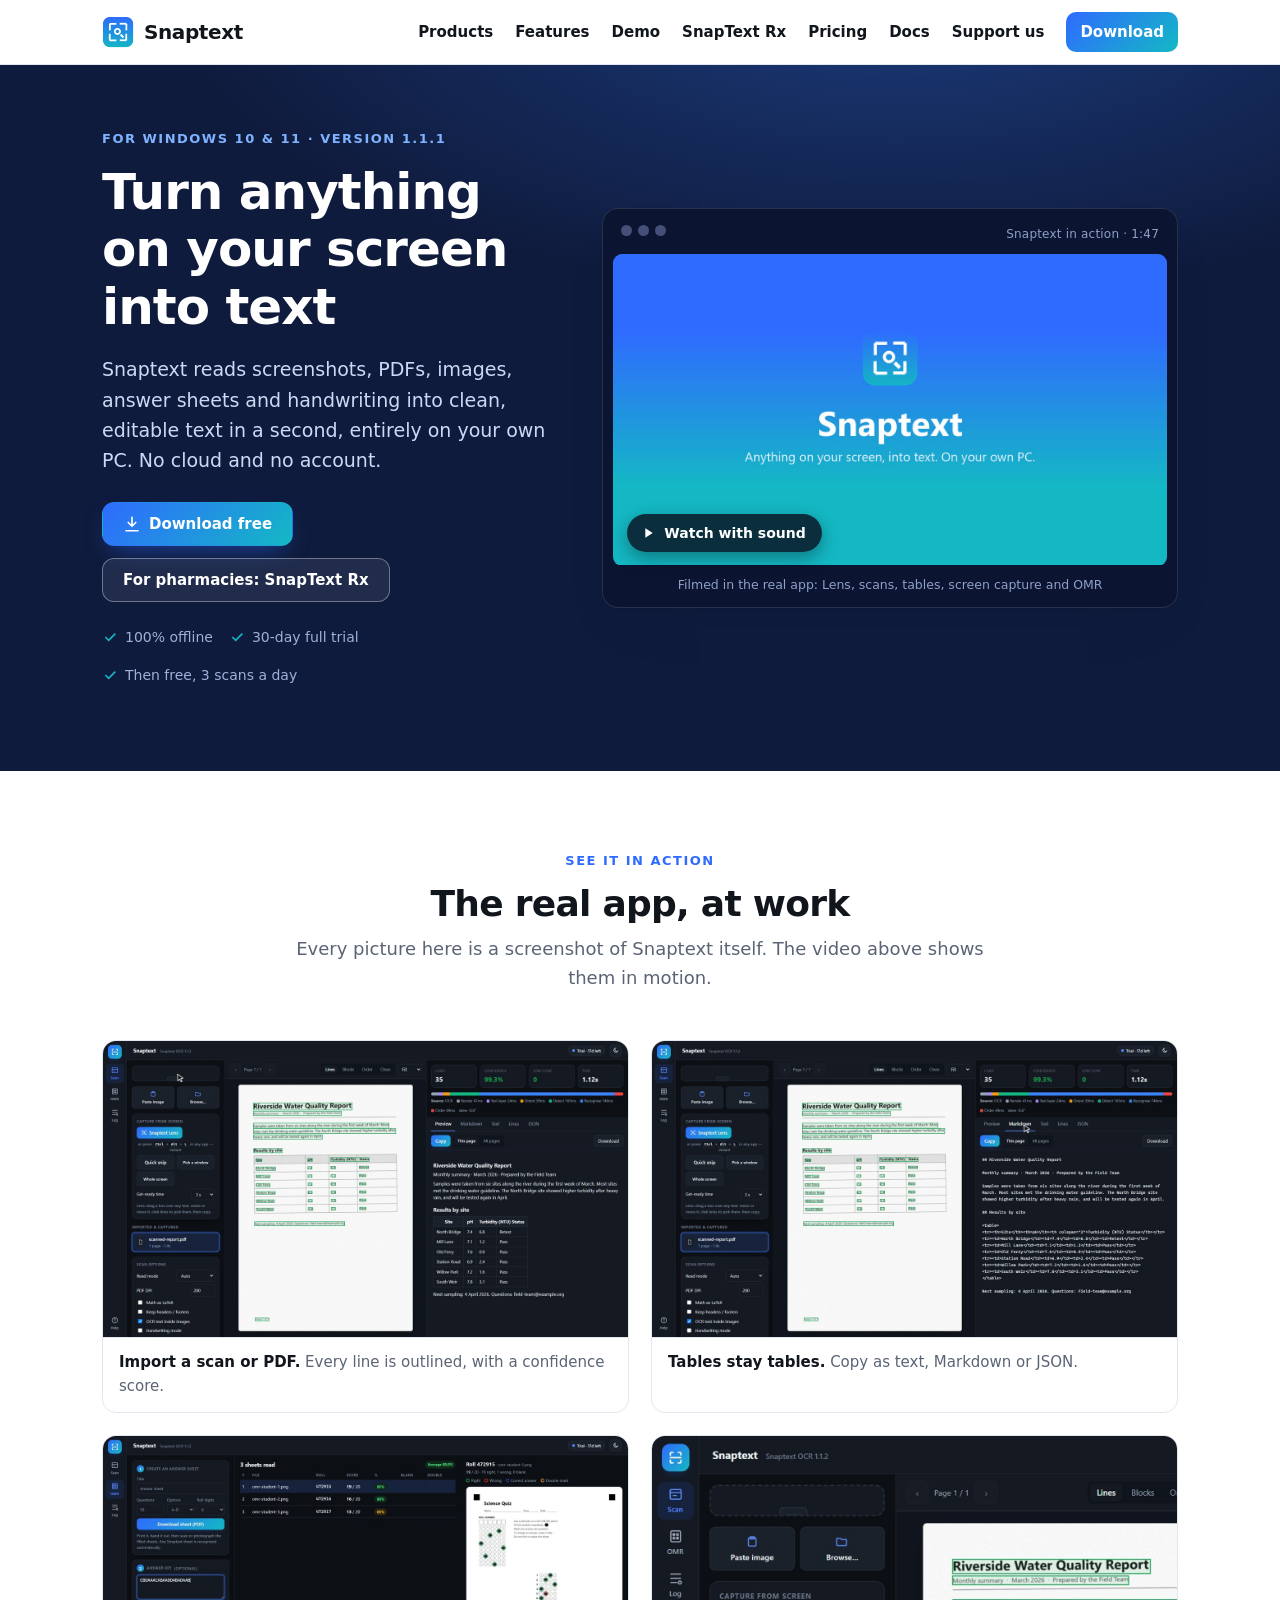
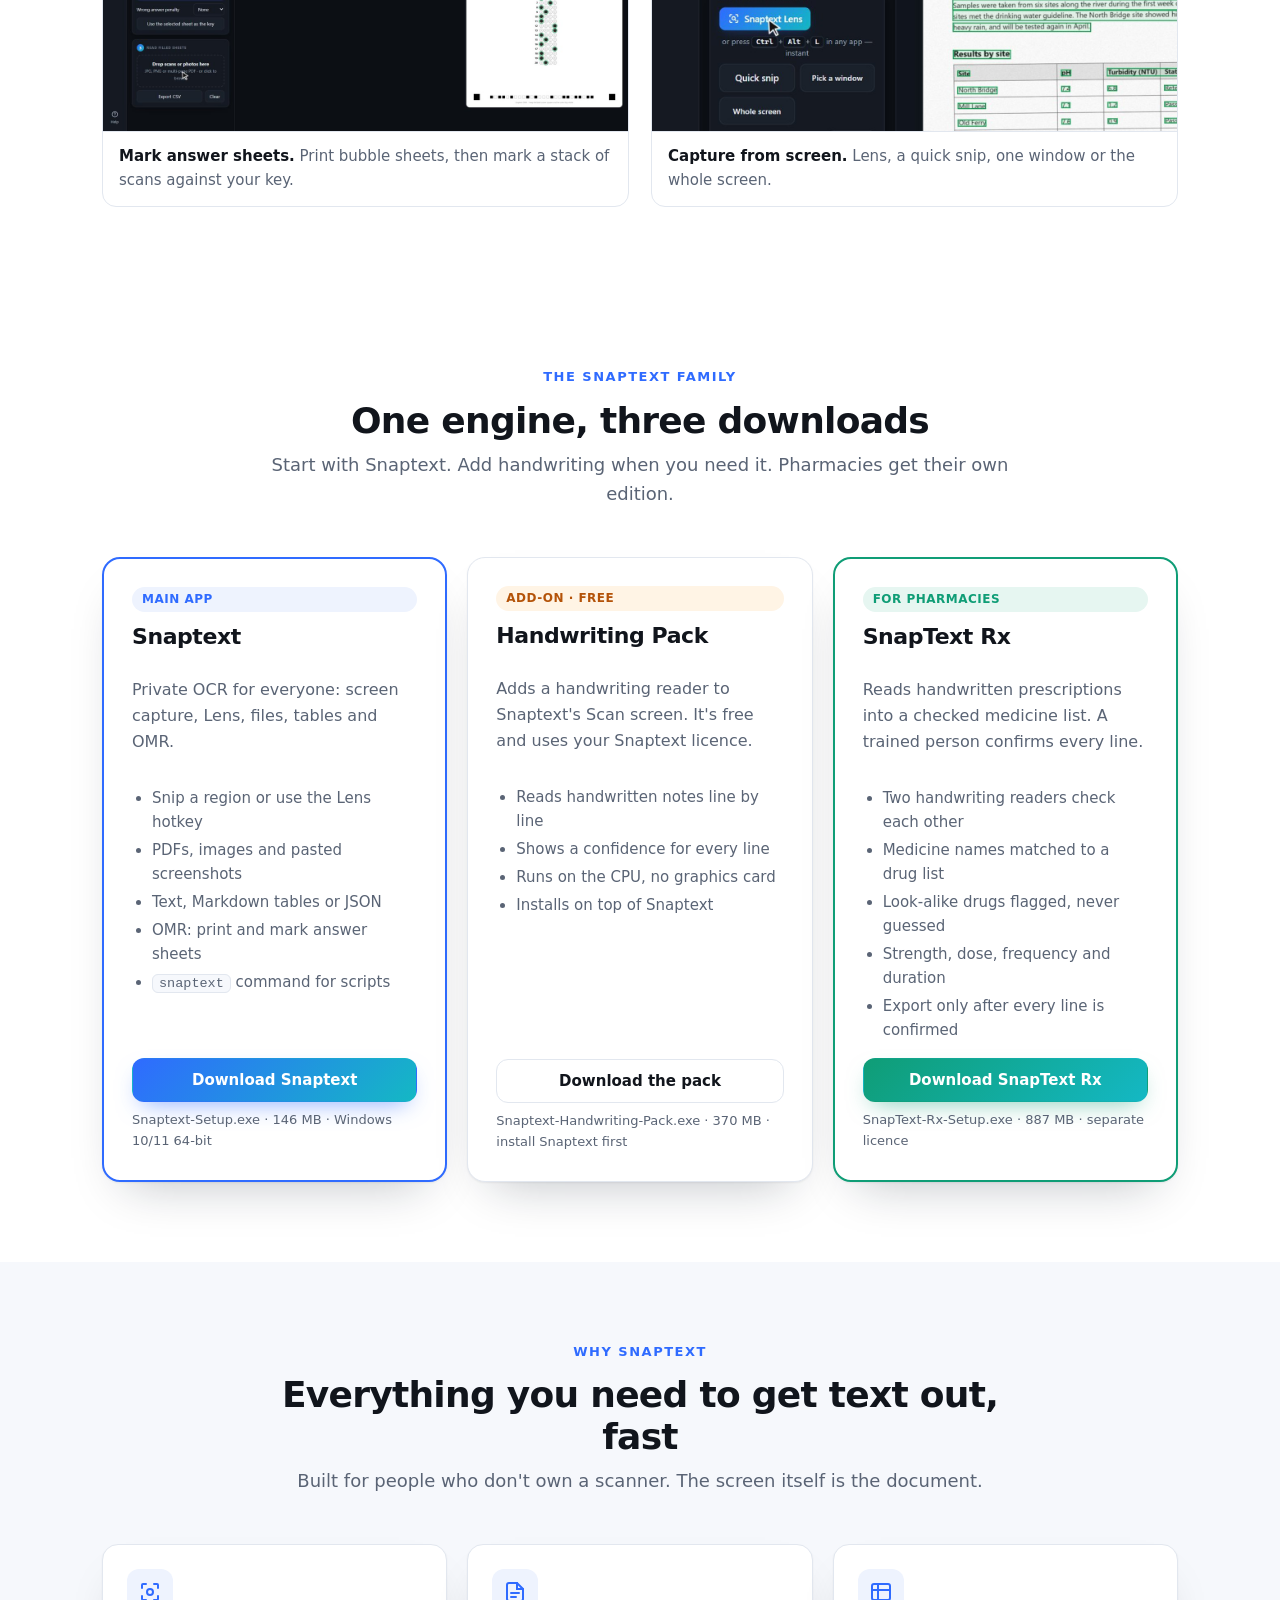
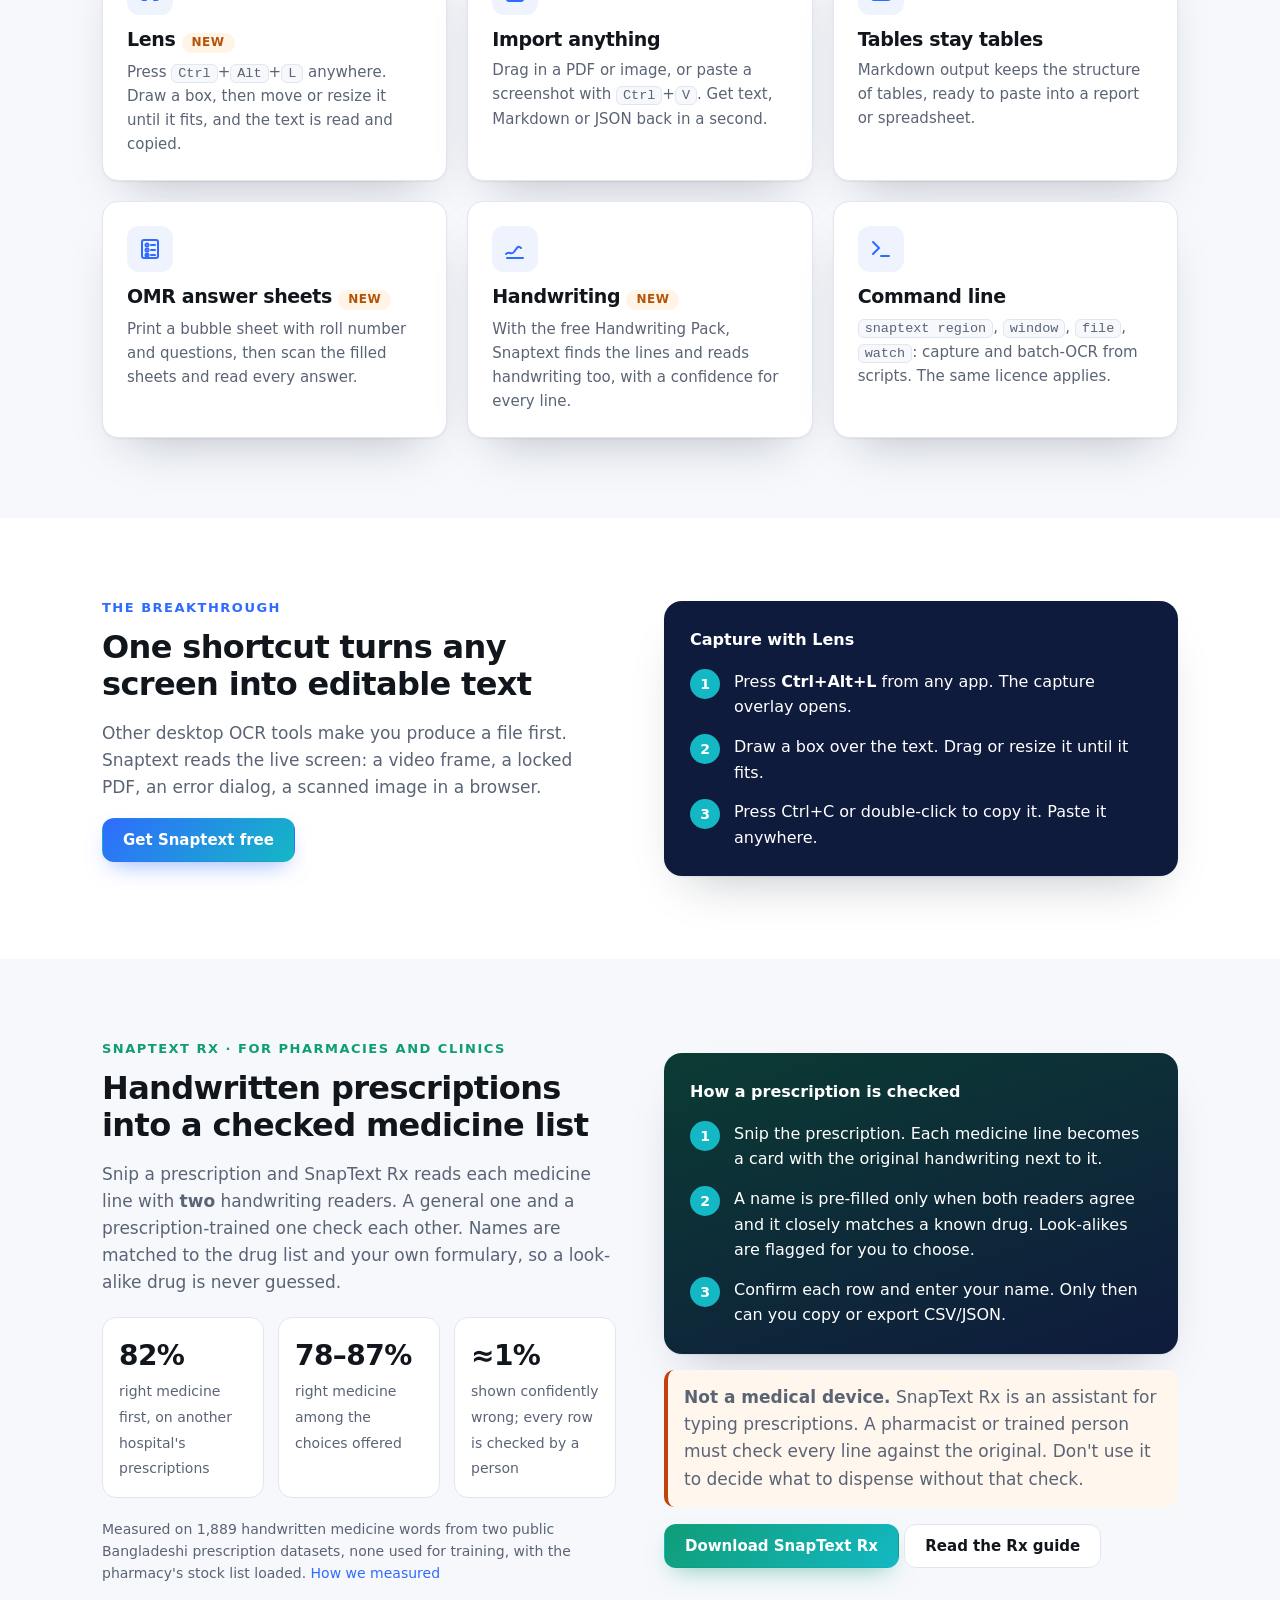
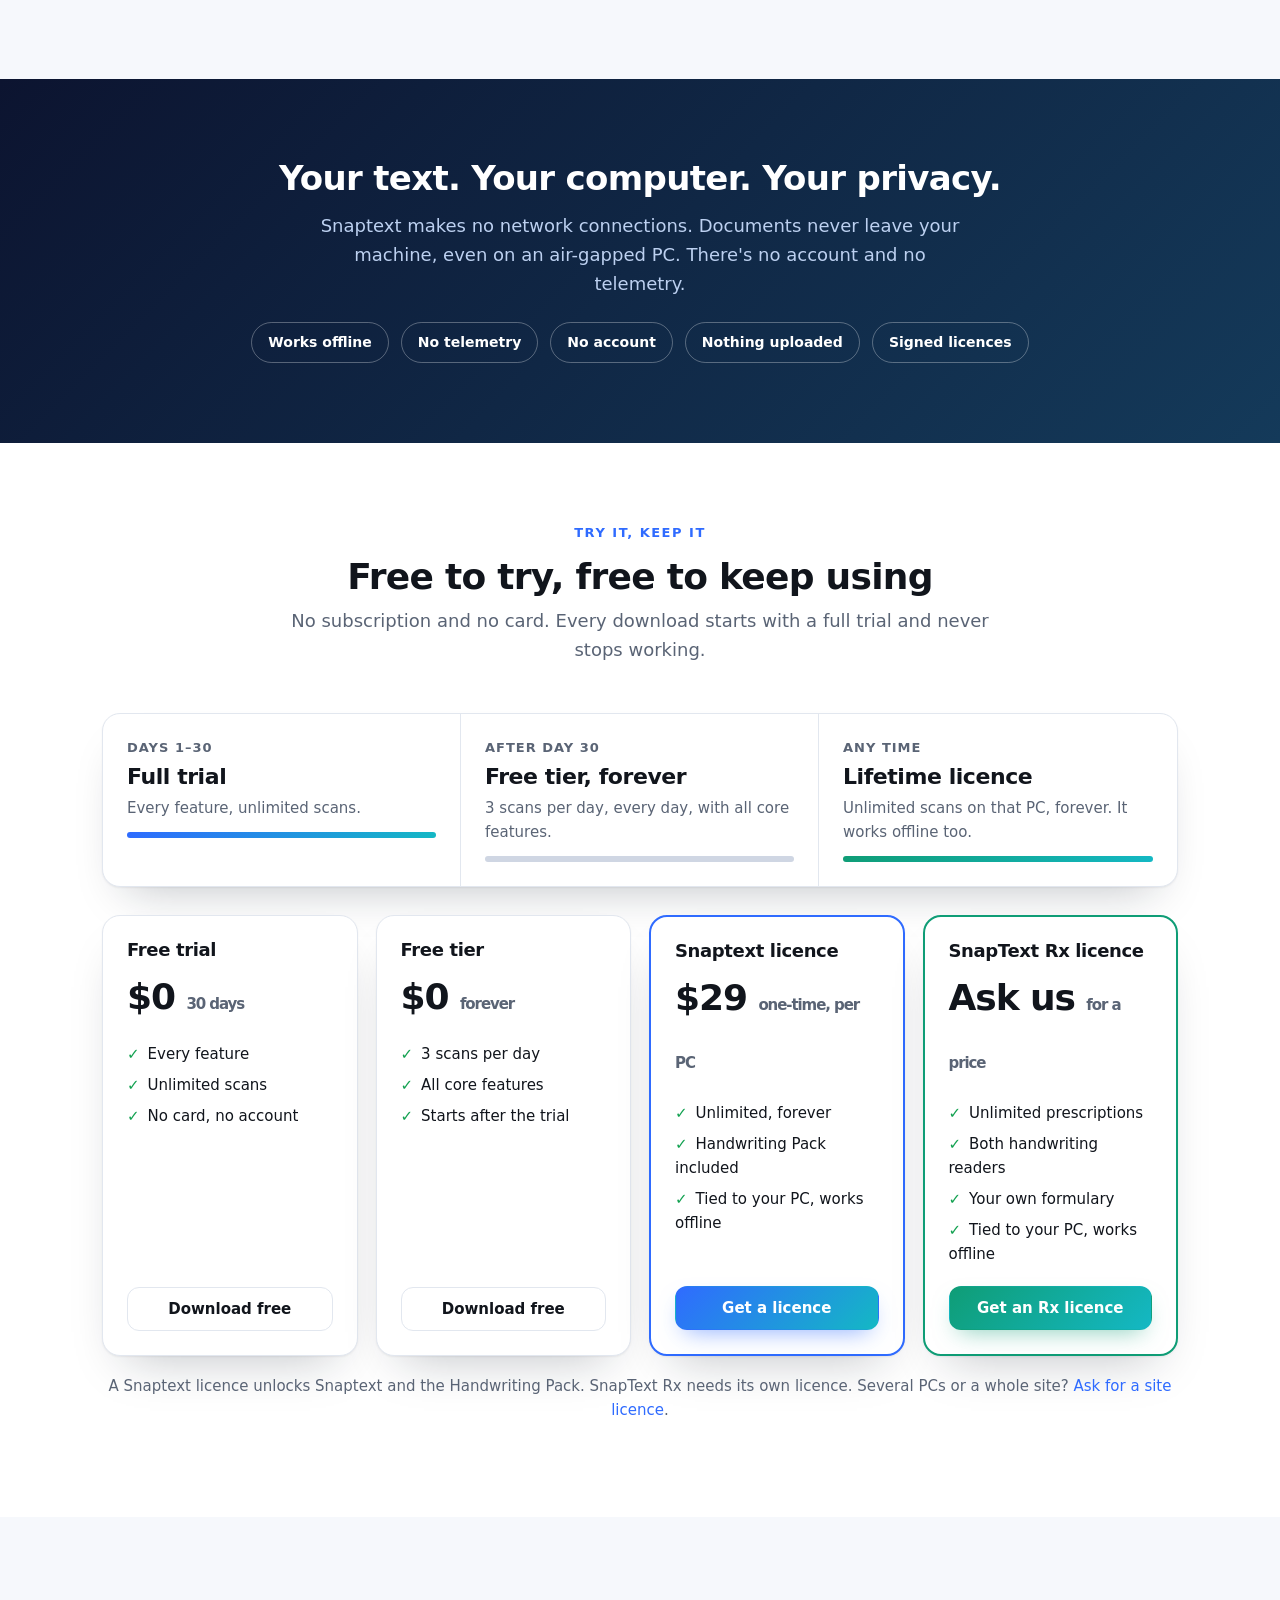
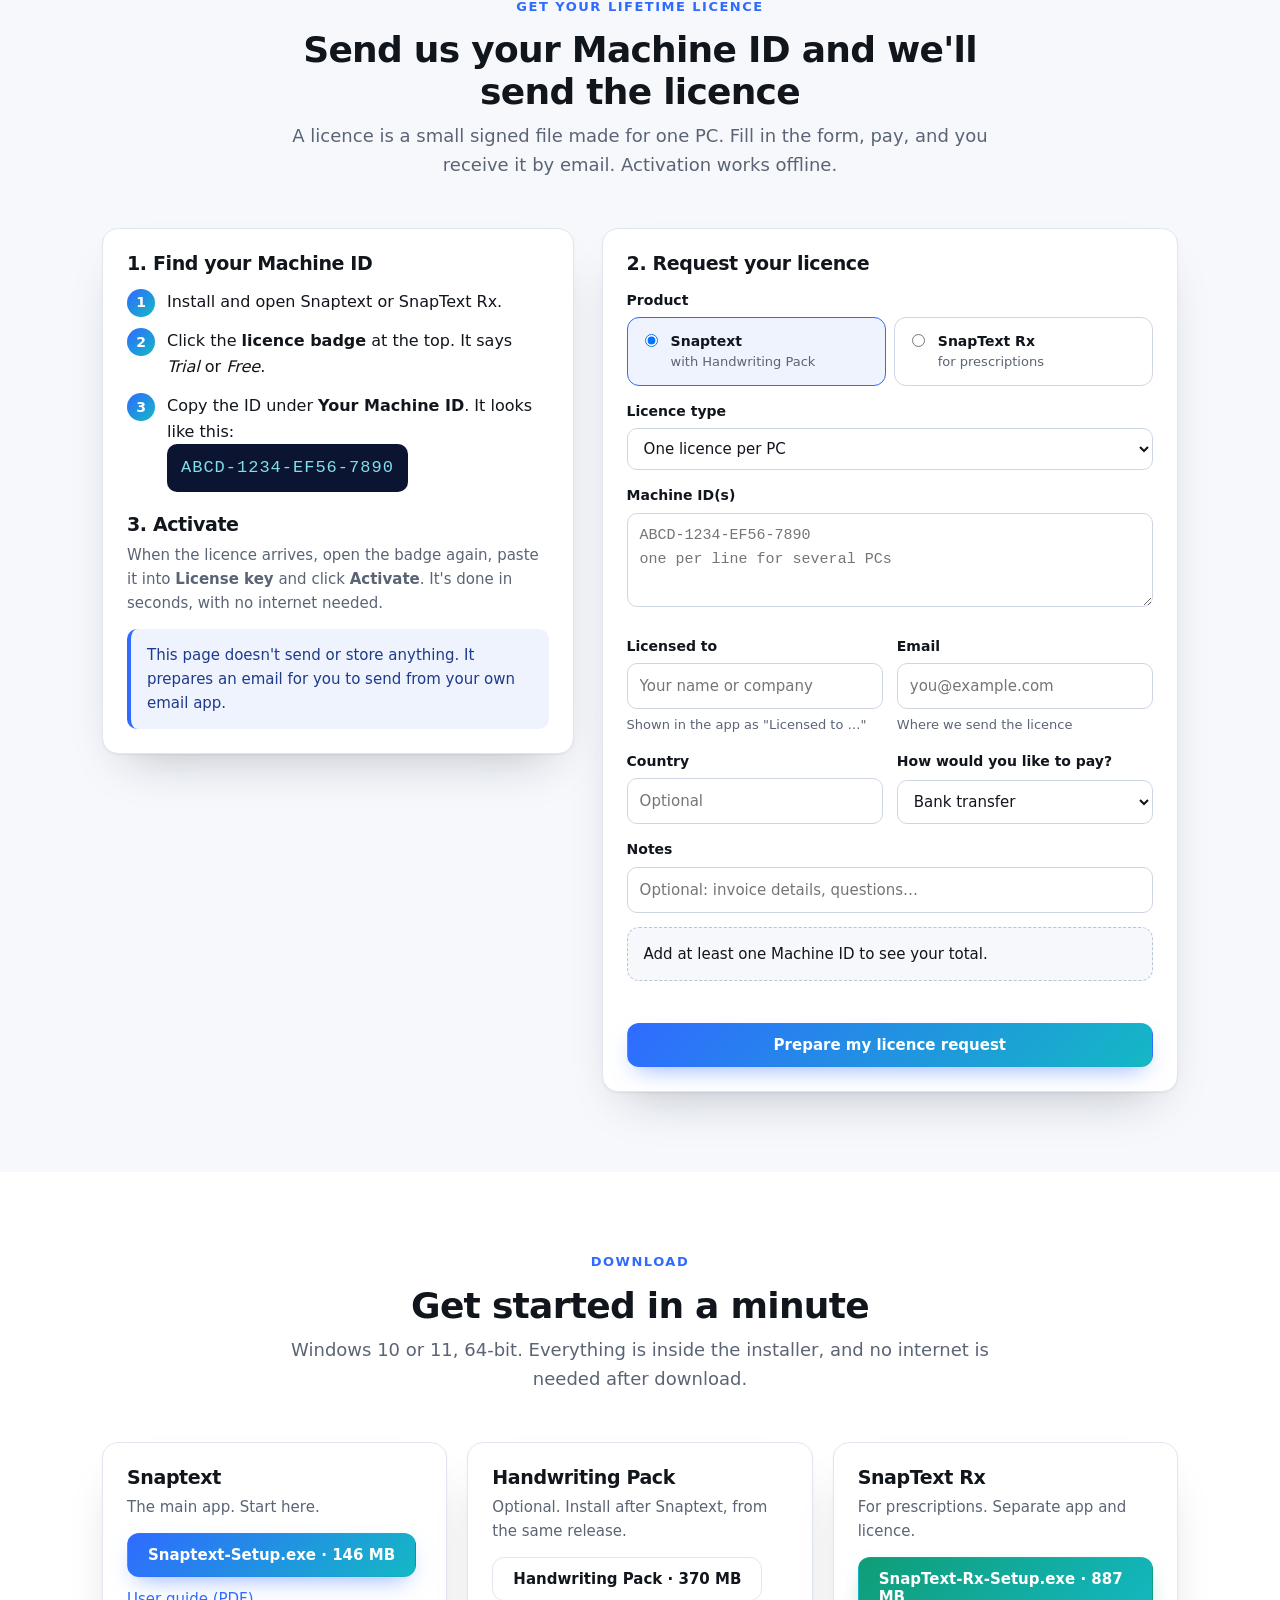
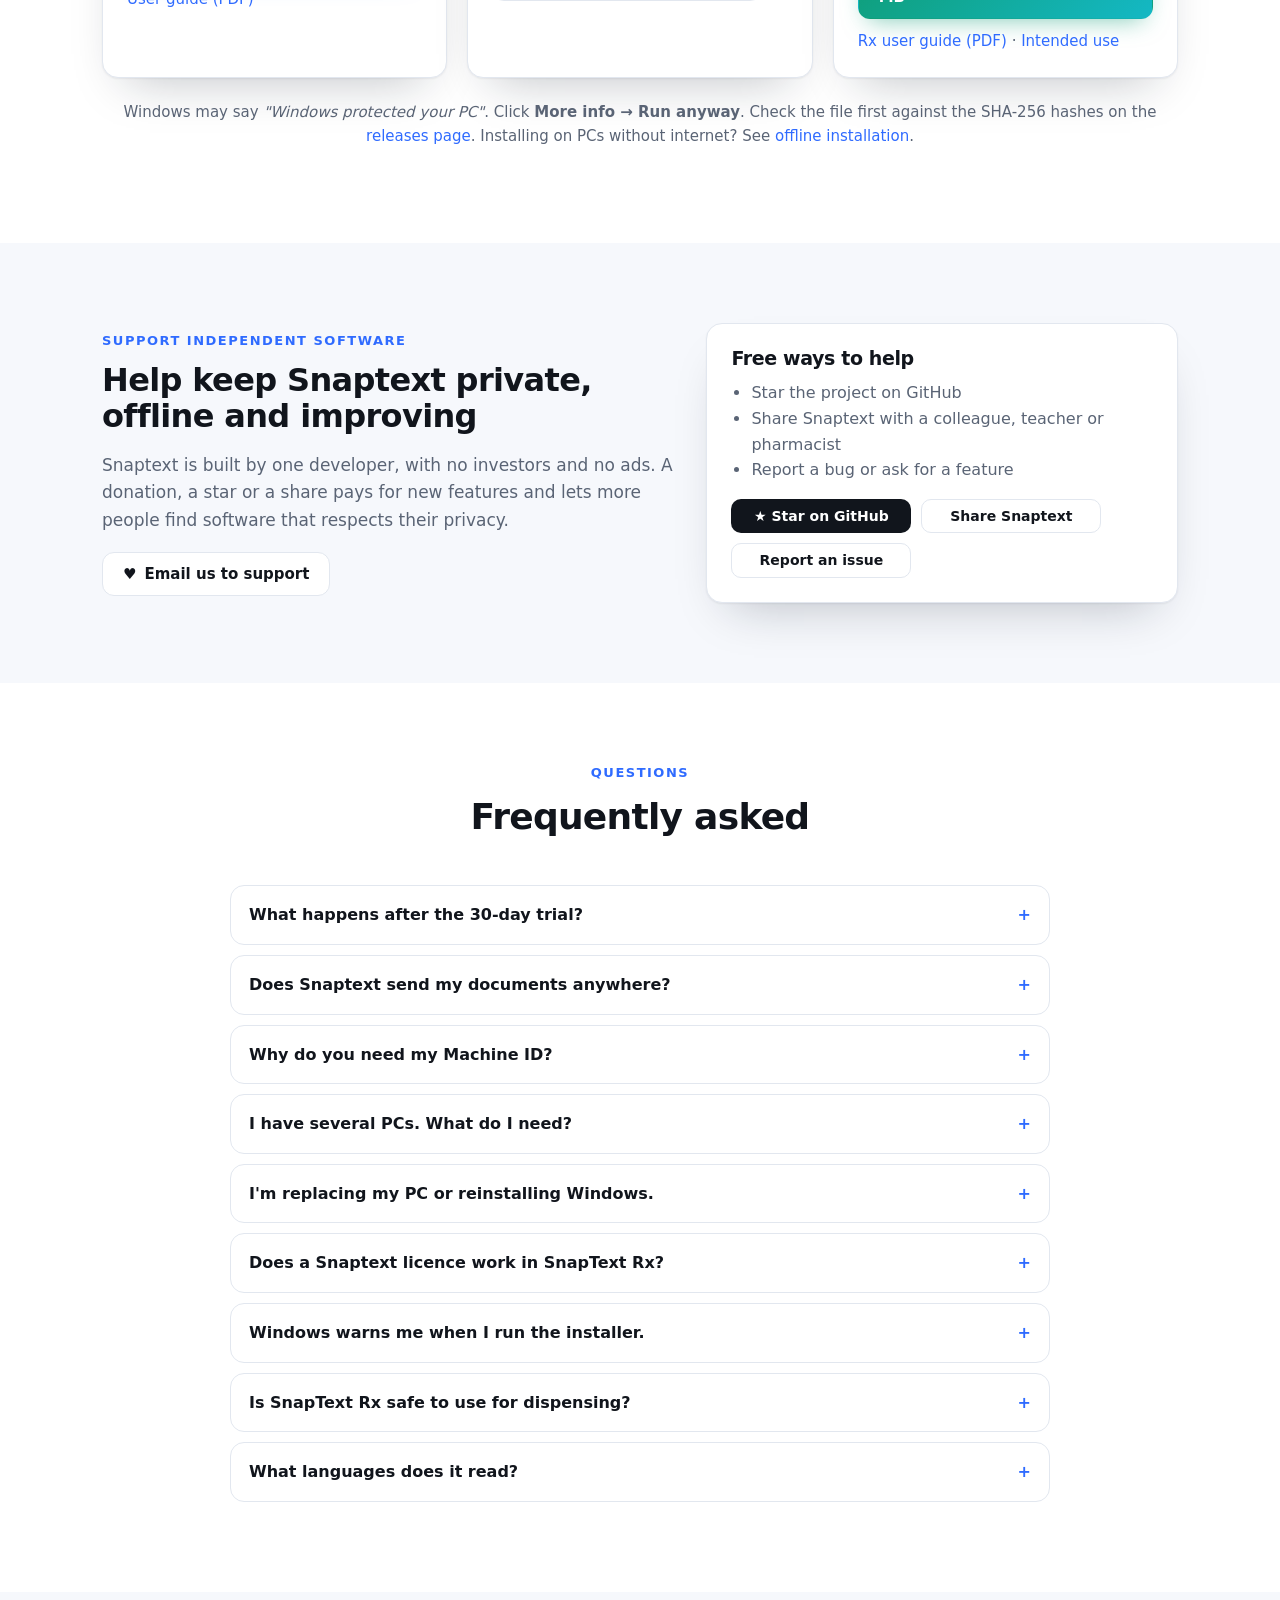
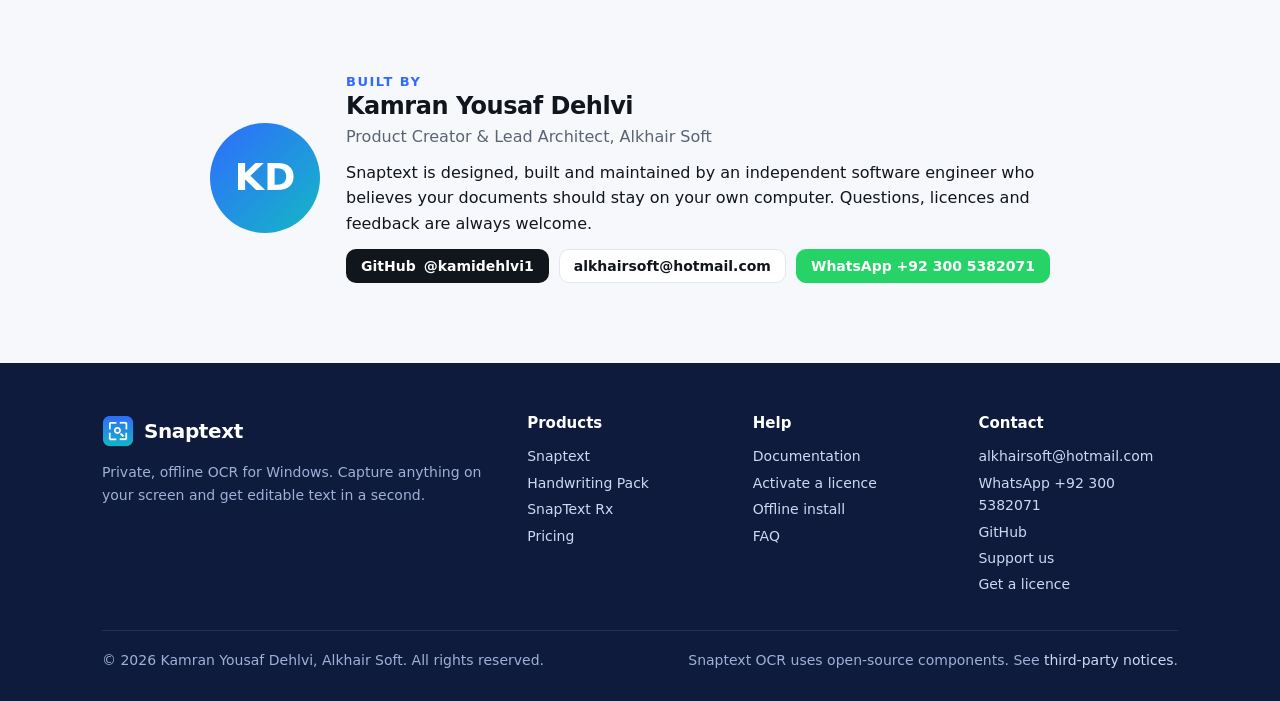
<file: index.html>
<!doctype html>
<html lang="en">
<head>
<meta charset="utf-8">
<meta name="viewport" content="width=device-width, initial-scale=1">
<title>Snaptext — Private, offline OCR for Windows | Lens, OMR, handwriting &amp; SnapText Rx</title>
<meta name="description" content="Snaptext turns anything on your screen into text, completely offline. Lens capture, PDF and image OCR, OMR answer sheets, handwriting, and SnapText Rx for handwritten prescriptions. 30-day free trial, then free forever at 3 scans a day.">
<meta name="keywords" content="offline OCR, Windows OCR, screen OCR, screenshot to text, OMR software, handwriting OCR, prescription OCR, pharmacy, Snaptext">
<meta name="author" content="Kamran Yousaf Dehlvi, Alkhair Soft">
<meta name="robots" content="index, follow, max-image-preview:large, max-video-preview:-1">
<!-- search engine ownership tags go here: google-site-verification, msvalidate.01 -->
<link rel="canonical" href="https://kamidehlvi1.github.io/snaptext/">
<meta property="og:type" content="website">
<meta property="og:title" content="Snaptext — Private, offline OCR for Windows">
<meta property="og:description" content="Capture anything on your screen and get editable text in a second. 100% on your PC. Free to try.">
<meta property="og:image" content="https://kamidehlvi1.github.io/snaptext/assets/hero-lens.jpg">
<meta property="og:url" content="https://kamidehlvi1.github.io/snaptext/">
<meta property="og:video" content="https://kamidehlvi1.github.io/snaptext/assets/Snaptext-demo.mp4">
<meta property="og:site_name" content="Snaptext">
<meta name="twitter:card" content="summary_large_image">
<meta name="theme-color" content="#0f1b3d">
<link rel="icon" href="assets/snaptext.png">
<link rel="stylesheet" href="assets/site.css?v=1.4.0">
<script type="application/ld+json">
{"@context":"https://schema.org","@type":"SoftwareApplication","name":"Snaptext",
 "operatingSystem":"Windows 10, Windows 11","applicationCategory":"BusinessApplication",
 "description":"Private, offline OCR for Windows: screen capture, Lens, PDF and image OCR, OMR answer sheets and handwriting.",
 "offers":[{"@type":"Offer","price":"0","priceCurrency":"USD","description":"30-day trial, then 3 scans per day free"},
           {"@type":"Offer","price":"29","priceCurrency":"USD","description":"Lifetime licence for one PC"}],
 "author":{"@type":"Person","name":"Kamran Yousaf Dehlvi","email":"alkhairsoft@hotmail.com"},
 "publisher":{"@type":"Organization","name":"Alkhair Soft"},
 "softwareVersion":"1.1.1","downloadUrl":"https://github.com/kamidehlvi1/snaptext/releases/latest/download/Snaptext-Setup.exe","fileSize":"146MB",
 "screenshot":["https://kamidehlvi1.github.io/snaptext/assets/hero-lens.jpg","https://kamidehlvi1.github.io/snaptext/assets/shots/scan.jpg","https://kamidehlvi1.github.io/snaptext/assets/shots/markdown.jpg","https://kamidehlvi1.github.io/snaptext/assets/shots/omr.jpg"],
 "featureList":["Lens: copy text from any screen with Ctrl+Alt+L","PDF and image OCR with confidence scores","Tables kept as Markdown","OMR answer sheet printing and marking","Handwriting reading (free Handwriting Pack)","Works fully offline, no account"]}
</script>
<script type="application/ld+json">
{
 "@context": "https://schema.org",
 "@graph": [
  {
   "@type": "VideoObject",
   "name": "Snaptext demo: turn anything on your screen into text, offline",
   "description": "Under two minutes in the real app: Snaptext Lens reading a slide in a video call, a scanned report read with confidence scores, tables kept as tables, screen capture, the scan log and OMR answer-sheet marking.",
   "thumbnailUrl": [
    "https://kamidehlvi1.github.io/snaptext/assets/demo-poster.jpg",
    "https://kamidehlvi1.github.io/snaptext/assets/hero-lens.jpg"
   ],
   "uploadDate": "2026-11-03",
   "duration": "PT1M47S",
   "contentUrl": "https://kamidehlvi1.github.io/snaptext/assets/Snaptext-demo.mp4",
   "embedUrl": "https://kamidehlvi1.github.io/snaptext/"
  },
  {
   "@type": "FAQPage",
   "mainEntity": [
    {
     "@type": "Question",
     "name": "What happens after the 30-day trial?",
     "acceptedAnswer": {
      "@type": "Answer",
      "text": "Snaptext keeps working on the free tier with 3 scans a day, forever. A scan is one document or one capture. A licence removes the limit."
     }
    },
    {
     "@type": "Question",
     "name": "Does Snaptext send my documents anywhere?",
     "acceptedAnswer": {
      "@type": "Answer",
      "text": "No. Snaptext makes no network connections: no cloud, no telemetry, no account. You can check this with your internet switched off."
     }
    },
    {
     "@type": "Question",
     "name": "Why do you need my Machine ID?",
     "acceptedAnswer": {
      "@type": "Answer",
      "text": "Your licence is signed for one computer. The Machine ID is a one-way fingerprint of that PC and contains no personal data. Without it, we can't make a licence that activates offline."
     }
    },
    {
     "@type": "Question",
     "name": "I have several PCs. What do I need?",
     "acceptedAnswer": {
      "@type": "Answer",
      "text": "Each PC needs its own licence. Paste all the Machine IDs into the form, one per line, or choose a site licence for an organisation."
     }
    },
    {
     "@type": "Question",
     "name": "I'm replacing my PC or reinstalling Windows.",
     "acceptedAnswer": {
      "@type": "Answer",
      "text": "Reinstalling Snaptext keeps the same Machine ID. A new PC or a Windows reinstall gives a new ID. Email us the old and new IDs and we'll help you move your licence."
     }
    },
    {
     "@type": "Question",
     "name": "Does a Snaptext licence work in SnapText Rx?",
     "acceptedAnswer": {
      "@type": "Answer",
      "text": "No. They are separate products with separate licences. The Handwriting Pack is included with Snaptext."
     }
    },
    {
     "@type": "Question",
     "name": "Windows warns me when I run the installer.",
     "acceptedAnswer": {
      "@type": "Answer",
      "text": "The installers are not code-signed yet, so Windows SmartScreen shows \"Windows protected your PC\". Click More info → Run anyway. You can check each file against the SHA-256 hashes on the releases page."
     }
    },
    {
     "@type": "Question",
     "name": "Is SnapText Rx safe to use for dispensing?",
     "acceptedAnswer": {
      "@type": "Answer",
      "text": "It's an assistant, not a medical device. It never silently changes a medicine name, it flags look-alike drugs, and it won't export until a person confirms every row. A pharmacist must always check the original prescription."
     }
    },
    {
     "@type": "Question",
     "name": "What languages does it read?",
     "acceptedAnswer": {
      "@type": "Answer",
      "text": "Snaptext is built for printed English text. The Handwriting Pack and SnapText Rx are trained on English handwriting."
     }
    }
   ]
  },
  {
   "@type": "Organization",
   "name": "Alkhair Soft",
   "url": "https://kamidehlvi1.github.io/snaptext/",
   "logo": "https://kamidehlvi1.github.io/snaptext/assets/snaptext.png",
   "email": "alkhairsoft@hotmail.com",
   "contactPoint": {
    "@type": "ContactPoint",
    "contactType": "sales",
    "email": "alkhairsoft@hotmail.com",
    "telephone": "+92-300-5382071",
    "availableLanguage": [
     "English",
     "Urdu"
    ]
   },
   "sameAs": [
    "https://github.com/kamidehlvi1",
    "https://github.com/kamidehlvi1/snaptext"
   ]
  }
 ]
}
</script>
<script src="assets/site.js?v=1.4.0" defer></script>
</head>
<body>

<nav class="top">
  <div class="wrap">
    <a class="brand" href="#top"><img src="assets/snaptext.png" alt="">Snaptext</a>
    <button class="menu" aria-expanded="false" aria-label="Menu">Menu</button>
    <div class="links">
      <a href="#products">Products</a>
      <a href="#features">Features</a>
      <a href="#demo">Demo</a>
      <a href="#rx">SnapText Rx</a>
      <a href="#pricing">Pricing</a>
      <a href="docs.html">Docs</a>
      <a href="#support">Support us</a>
      <a class="cta" href="#download">Download</a>
    </div>
  </div>
</nav>

<header class="hero" id="top">
  <div class="wrap">
    <div>
      <div class="eyebrow">For Windows 10 &amp; 11 · Version 1.1.1</div>
      <h1>Turn anything on your screen into text</h1>
      <p class="lead">Snaptext reads screenshots, PDFs, images, answer sheets and handwriting into clean, editable text in a second, entirely on your own PC. No cloud and no account.</p>
      <div class="cta-row">
        <a class="btn primary" data-dl="Snaptext-Setup.exe" href="#download">
          <svg viewBox="0 0 24 24" fill="none" stroke="currentColor" stroke-width="2.2" stroke-linecap="round" stroke-linejoin="round"><path d="M12 3v12m0 0l-5-5m5 5l5-5M4 21h16"/></svg>
          Download free</a>
        <a class="btn ghost" href="#rx">For pharmacies: SnapText Rx</a>
      </div>
      <div class="chips">
        <span><svg viewBox="0 0 24 24" fill="none" stroke="currentColor" stroke-width="2.4"><path d="M5 12l5 5L20 7"/></svg>100% offline</span>
        <span><svg viewBox="0 0 24 24" fill="none" stroke="currentColor" stroke-width="2.4"><path d="M5 12l5 5L20 7"/></svg>30-day full trial</span>
        <span><svg viewBox="0 0 24 24" fill="none" stroke="currentColor" stroke-width="2.4"><path d="M5 12l5 5L20 7"/></svg>Then free, 3 scans a day</span>
      </div>
    </div>
    <div class="device rv">
      <div class="bar"><i></i><i></i><i></i><span>Snaptext in action · 1:47</span></div>
      <div class="vwrap">
        <video class="hero-video" id="heroVideo" autoplay muted loop playsinline preload="metadata" poster="assets/demo-poster.jpg" width="1280" height="720"
               aria-label="Snaptext demo: Lens reading a slide in a video call, a scanned report read with confidence scores, its table kept, and answer sheets marked">
          <source src="assets/Snaptext-demo.mp4" type="video/mp4">
          <img src="assets/hero-lens.jpg" alt="Snaptext Lens reading the text of a slide shared in a video call" width="1280" height="720">
        </video>
        <button class="sound" id="heroSound" type="button"><svg viewBox="0 0 24 24" fill="currentColor"><path d="M8 5v14l11-7z"/></svg>Watch with sound</button>
      </div>
      <div class="device-cap">Filmed in the real app: Lens, scans, tables, screen capture and OMR</div>
    </div>
  </div>
</header>

<!-- ============================== DEMO ============================== -->
<section id="demo">
  <div class="wrap">
    <div class="head rv">
      <div class="eyebrow">See it in action</div>
      <h2>The real app, at work</h2>
      <p>Every picture here is a screenshot of Snaptext itself. The video above shows them in motion.</p>
    </div>
    <div class="shots">
      <figure class="rv"><img src="assets/shots/scan.jpg" alt="A scanned report imported into Snaptext: every line outlined in green, 35 lines at 99.3% confidence" loading="lazy" width="1280" height="720">
        <figcaption><b>Import a scan or PDF.</b> Every line is outlined, with a confidence score.</figcaption></figure>
      <figure class="rv"><img src="assets/shots/markdown.jpg" alt="The same report as Markdown, with the results table kept as a table" loading="lazy" width="1280" height="720">
        <figcaption><b>Tables stay tables.</b> Copy as text, Markdown or JSON.</figcaption></figure>
      <figure class="rv"><img src="assets/shots/omr.jpg" alt="OMR: three answer sheets marked against a key, scores 19, 16 and 13 out of 20" loading="lazy" width="1280" height="720">
        <figcaption><b>Mark answer sheets.</b> Print bubble sheets, then mark a stack of scans against your key.</figcaption></figure>
      <figure class="rv"><img src="assets/shots/capture.jpg" alt="The capture panel: Snaptext Lens, Quick snip, Pick a window and Whole screen" loading="lazy" width="1280" height="720">
        <figcaption><b>Capture from screen.</b> Lens, a quick snip, one window or the whole screen.</figcaption></figure>
    </div>
  </div>
</section>

<!-- ============================== PRODUCTS ============================== -->
<section id="products">
  <div class="wrap">
    <div class="head rv">
      <div class="eyebrow">The Snaptext family</div>
      <h2>One engine, three downloads</h2>
      <p>Start with Snaptext. Add handwriting when you need it. Pharmacies get their own edition.</p>
    </div>
    <div class="products">
      <div class="product main rv">
        <span class="tag">Main app</span>
        <h3>Snaptext</h3>
        <p class="muted">Private OCR for everyone: screen capture, Lens, files, tables and OMR.</p>
        <ul>
          <li>Snip a region or use the Lens hotkey</li>
          <li>PDFs, images and pasted screenshots</li>
          <li>Text, Markdown tables or JSON</li>
          <li>OMR: print and mark answer sheets</li>
          <li><code>snaptext</code> command for scripts</li>
        </ul>
        <div class="foot">
          <a class="btn primary" data-dl="Snaptext-Setup.exe" href="#download">Download Snaptext</a>
          <span class="meta">Snaptext-Setup.exe · 146 MB · Windows 10/11 64-bit</span>
        </div>
      </div>
      <div class="product rv">
        <span class="tag new">Add-on · free</span>
        <h3>Handwriting Pack</h3>
        <p class="muted">Adds a handwriting reader to Snaptext's Scan screen. It's free and uses your Snaptext licence.</p>
        <ul>
          <li>Reads handwritten notes line by line</li>
          <li>Shows a confidence for every line</li>
          <li>Runs on the CPU, no graphics card</li>
          <li>Installs on top of Snaptext</li>
        </ul>
        <div class="foot">
          <a class="btn line" data-dl="Snaptext-Handwriting-Pack.exe" href="#download">Download the pack</a>
          <span class="meta">Snaptext-Handwriting-Pack.exe · 370 MB · install Snaptext first</span>
        </div>
      </div>
      <div class="product rxp rv">
        <span class="tag rx">For pharmacies</span>
        <h3>SnapText Rx</h3>
        <p class="muted">Reads handwritten prescriptions into a checked medicine list. A trained person confirms every line.</p>
        <ul>
          <li>Two handwriting readers check each other</li>
          <li>Medicine names matched to a drug list</li>
          <li>Look-alike drugs flagged, never guessed</li>
          <li>Strength, dose, frequency and duration</li>
          <li>Export only after every line is confirmed</li>
        </ul>
        <div class="foot">
          <a class="btn rx" data-dl="SnapText-Rx-Setup.exe" href="#download">Download SnapText Rx</a>
          <span class="meta">SnapText-Rx-Setup.exe · 887 MB · separate licence</span>
        </div>
      </div>
    </div>
  </div>
</section>

<!-- ============================== FEATURES ============================== -->
<section id="features" class="soft">
  <div class="wrap">
    <div class="head rv">
      <div class="eyebrow">Why Snaptext</div>
      <h2>Everything you need to get text out, fast</h2>
      <p>Built for people who don't own a scanner. The screen itself is the document.</p>
    </div>
    <div class="grid3">
      <div class="card rv"><div class="ic"><svg viewBox="0 0 24 24" fill="none" stroke="currentColor" stroke-width="2" stroke-linecap="round"><path d="M4 8V5a1 1 0 011-1h3M16 4h3a1 1 0 011 1v3M20 16v3a1 1 0 01-1 1h-3M8 20H5a1 1 0 01-1-1v-3"/><circle cx="12" cy="12" r="3"/></svg></div>
        <h3>Lens <span class="tag new">New</span></h3><p>Press <kbd>Ctrl</kbd>+<kbd>Alt</kbd>+<kbd>L</kbd> anywhere. Draw a box, then move or resize it until it fits, and the text is read and copied.</p></div>
      <div class="card rv"><div class="ic"><svg viewBox="0 0 24 24" fill="none" stroke="currentColor" stroke-width="2" stroke-linecap="round"><path d="M14 3H6a2 2 0 00-2 2v14a2 2 0 002 2h12a2 2 0 002-2V9z"/><path d="M14 3v6h6M8 13h8M8 17h5"/></svg></div>
        <h3>Import anything</h3><p>Drag in a PDF or image, or paste a screenshot with <kbd>Ctrl</kbd>+<kbd>V</kbd>. Get text, Markdown or JSON back in a second.</p></div>
      <div class="card rv"><div class="ic"><svg viewBox="0 0 24 24" fill="none" stroke="currentColor" stroke-width="2" stroke-linecap="round"><rect x="3" y="4" width="18" height="16" rx="2"/><path d="M3 10h18M9 4v16"/></svg></div>
        <h3>Tables stay tables</h3><p>Markdown output keeps the structure of tables, ready to paste into a report or spreadsheet.</p></div>
      <div class="card rv"><div class="ic"><svg viewBox="0 0 24 24" fill="none" stroke="currentColor" stroke-width="2" stroke-linecap="round"><rect x="4" y="3" width="16" height="18" rx="2"/><circle cx="9" cy="8" r="1.5"/><circle cx="9" cy="13" r="1.5"/><circle cx="9" cy="18" r="1.5" fill="currentColor"/><path d="M13 8h4M13 13h4M13 18h4"/></svg></div>
        <h3>OMR answer sheets <span class="tag new">New</span></h3><p>Print a bubble sheet with roll number and questions, then scan the filled sheets and read every answer.</p></div>
      <div class="card rv"><div class="ic"><svg viewBox="0 0 24 24" fill="none" stroke="currentColor" stroke-width="2" stroke-linecap="round"><path d="M3 17c3-4 5 2 8-2s4-7 7-4M4 21h16"/></svg></div>
        <h3>Handwriting <span class="tag new">New</span></h3><p>With the free Handwriting Pack, Snaptext finds the lines and reads handwriting too, with a confidence for every line.</p></div>
      <div class="card rv"><div class="ic"><svg viewBox="0 0 24 24" fill="none" stroke="currentColor" stroke-width="2" stroke-linecap="round"><path d="M4 17l6-6-6-6M12 19h8"/></svg></div>
        <h3>Command line</h3><p><code>snaptext region</code>, <code>window</code>, <code>file</code>, <code>watch</code>: capture and batch-OCR from scripts. The same licence applies.</p></div>
    </div>
  </div>
</section>



<!-- ============================== LENS ============================== -->
<section>
  <div class="wrap split">
    <div class="rv">
      <div class="eyebrow">The breakthrough</div>
      <h2>One shortcut turns any screen into editable text</h2>
      <p>Other desktop OCR tools make you produce a file first. Snaptext reads the live screen: a video frame, a locked PDF, an error dialog, a scanned image in a browser.</p>
      <p><a class="btn primary" data-dl="Snaptext-Setup.exe" href="#download">Get Snaptext free</a></p>
    </div>
    <div class="panel rv">
      <strong>Capture with Lens</strong>
      <ol class="steps">
        <li><span class="n">1</span><span>Press <b>Ctrl+Alt+L</b> from any app. The capture overlay opens.</span></li>
        <li><span class="n">2</span><span>Draw a box over the text. Drag or resize it until it fits.</span></li>
        <li><span class="n">3</span><span>Press Ctrl+C or double-click to copy it. Paste it anywhere.</span></li>
      </ol>
    </div>
  </div>
</section>

<!-- ============================== RX ============================== -->
<section id="rx" class="soft">
  <div class="wrap split">
    <div class="rv">
      <div class="eyebrow rx">SnapText Rx · for pharmacies and clinics</div>
      <h2>Handwritten prescriptions into a checked medicine list</h2>
      <p>Snip a prescription and SnapText Rx reads each medicine line with <b>two</b> handwriting readers. A general one and a prescription-trained one check each other. Names are matched to the drug list and your own formulary, so a look-alike drug is never guessed.</p>
      <div class="stats">
        <div class="stat"><b>82%</b><span>right medicine first, on another hospital's prescriptions</span></div>
        <div class="stat"><b>78–87%</b><span>right medicine among the choices offered</span></div>
        <div class="stat"><b>≈1%</b><span>shown confidently wrong; every row is checked by a person</span></div>
      </div>
      <p class="muted" style="font-size:14px">Measured on 1,889 handwritten medicine words from two public Bangladeshi prescription datasets, none used for training, with the pharmacy's stock list loaded. <a href="docs.html#rx-accuracy">How we measured</a></p>
    </div>
    <div class="rv">
      <div class="panel rx">
        <strong>How a prescription is checked</strong>
        <ol class="steps">
          <li><span class="n">1</span><span>Snip the prescription. Each medicine line becomes a card with the original handwriting next to it.</span></li>
          <li><span class="n">2</span><span>A name is pre-filled only when both readers agree and it closely matches a known drug. Look-alikes are flagged for you to choose.</span></li>
          <li><span class="n">3</span><span>Confirm each row and enter your name. Only then can you copy or export CSV/JSON.</span></li>
        </ol>
      </div>
      <p class="notice" style="margin-top:16px"><b>Not a medical device.</b> SnapText Rx is an assistant for typing prescriptions. A pharmacist or trained person must check every line against the original. Don't use it to decide what to dispense without that check.</p>
      <p><a class="btn rx" data-dl="SnapText-Rx-Setup.exe" href="#download">Download SnapText Rx</a>
         <a class="btn line" href="docs.html#rx">Read the Rx guide</a></p>
    </div>
  </div>
</section>

<!-- ============================== PRIVACY ============================== -->
<section class="band">
  <div class="wrap rv">
    <h2>Your text. Your computer. Your privacy.</h2>
    <p>Snaptext makes no network connections. Documents never leave your machine, even on an air-gapped PC. There's no account and no telemetry.</p>
    <div class="row"><span class="pill">Works offline</span><span class="pill">No telemetry</span><span class="pill">No account</span><span class="pill">Nothing uploaded</span><span class="pill">Signed licences</span></div>
  </div>
</section>

<!-- ============================== HOW LICENSING WORKS ============================== -->
<section id="pricing">
  <div class="wrap">
    <div class="head rv">
      <div class="eyebrow">Try it, keep it</div>
      <h2>Free to try, free to keep using</h2>
      <p>No subscription and no card. Every download starts with a full trial and never stops working.</p>
    </div>
    <div class="timeline rv">
      <div><div class="when">Days 1–30</div><h3>Full trial</h3><p>Every feature, unlimited scans.</p><div class="bar" style="background:var(--grad)"></div></div>
      <div><div class="when">After day 30</div><h3>Free tier, forever</h3><p>3 scans per day, every day, with all core features.</p><div class="bar" style="background:#cfd6e3"></div></div>
      <div><div class="when">Any time</div><h3>Lifetime licence</h3><p>Unlimited scans on that PC, forever. It works offline too.</p><div class="bar" style="background:var(--gradrx)"></div></div>
    </div>

    <div class="price" style="margin-top:28px">
      <div class="tier rv"><h3>Free trial</h3><div class="amt">$0 <small>30 days</small></div>
        <ul><li>Every feature</li><li>Unlimited scans</li><li>No card, no account</li></ul>
        <a class="btn line" data-dl="Snaptext-Setup.exe" href="#download">Download free</a></div>
      <div class="tier rv"><h3>Free tier</h3><div class="amt">$0 <small>forever</small></div>
        <ul><li>3 scans per day</li><li>All core features</li><li>Starts after the trial</li></ul>
        <a class="btn line" data-dl="Snaptext-Setup.exe" href="#download">Download free</a></div>
      <div class="tier featured rv"><h3>Snaptext licence</h3><div class="amt" data-price="snaptext"></div>
        <ul><li>Unlimited, forever</li><li>Handwriting Pack included</li><li>Tied to your PC, works offline</li></ul>
        <a class="btn primary" data-buy="snaptext" href="#licence">Get a licence</a></div>
      <div class="tier rxt rv"><h3>SnapText Rx licence</h3><div class="amt" data-price="snaptext-rx"></div>
        <ul><li>Unlimited prescriptions</li><li>Both handwriting readers</li><li>Your own formulary</li><li>Tied to your PC, works offline</li></ul>
        <a class="btn rx" data-buy="snaptext-rx" href="#licence">Get an Rx licence</a></div>
    </div>
    <p class="center muted" style="margin-top:18px;font-size:15px">A Snaptext licence unlocks Snaptext and the Handwriting Pack. SnapText Rx needs its own licence. Several PCs or a whole site? <a href="#licence">Ask for a site licence</a>.</p>
  </div>
</section>

<!-- ============================== LICENCE REQUEST ============================== -->
<section id="licence" class="soft">
  <div class="wrap">
    <div class="head rv">
      <div class="eyebrow">Get your lifetime licence</div>
      <h2>Send us your Machine ID and we'll send the licence</h2>
      <p>A licence is a small signed file made for one PC. Fill in the form, pay, and you receive it by email. Activation works offline.</p>
    </div>
    <div class="lic">
      <div class="card rv">
        <h3>1. Find your Machine ID</h3>
        <ol class="howid">
          <li>Install and open Snaptext or SnapText Rx.</li>
          <li>Click the <b>licence badge</b> at the top. It says <i>Trial</i> or <i>Free</i>.</li>
          <li>Copy the ID under <b>Your Machine ID</b>. It looks like this:<br><span class="mid">ABCD-1234-EF56-7890</span></li>
        </ol>
        <h3 style="margin-top:22px">3. Activate</h3>
        <p>When the licence arrives, open the badge again, paste it into <b>License key</b> and click <b>Activate</b>. It's done in seconds, with no internet needed.</p>
        <p class="notice info" style="margin-top:14px">This page doesn't send or store anything. It prepares an email for you to send from your own email app.</p>
      </div>

      <div class="card rv">
        <h3>2. Request your licence</h3>
        <form class="req" novalidate style="margin-top:14px">
          <div class="field">
            <label>Product</label>
            <div class="seg">
              <label><input type="radio" name="product" value="snaptext" checked><span>Snaptext<small>with Handwriting Pack</small></span></label>
              <label><input type="radio" name="product" value="snaptext-rx"><span>SnapText Rx<small>for prescriptions</small></span></label>
            </div>
          </div>
          <div class="field">
            <label for="plan">Licence type</label>
            <select id="plan"><option value="single">One licence per PC</option><option value="site">Site licence (many PCs, organisation)</option></select>
          </div>
          <div class="field">
            <label for="ids">Machine ID(s)</label>
            <textarea id="ids" rows="3" placeholder="ABCD-1234-EF56-7890&#10;one per line for several PCs" spellcheck="false" autocomplete="off"></textarea>
            <div class="ids" id="id-chips" aria-live="polite"></div>
          </div>
          <div class="row2">
            <div class="field"><label for="lname">Licensed to</label><input id="lname" placeholder="Your name or company" autocomplete="organization"><span class="hint">Shown in the app as "Licensed to …"</span></div>
            <div class="field"><label for="lemail">Email</label><input id="lemail" type="email" placeholder="you@example.com" autocomplete="email"><span class="hint">Where we send the licence</span></div>
          </div>
          <div class="row2">
            <div class="field"><label for="lcountry">Country</label><input id="lcountry" placeholder="Optional" autocomplete="country-name"></div>
            <div class="field"><label for="lpay">How would you like to pay?</label>
              <select id="lpay"><option>Bank transfer</option><option>Mobile wallet (JazzCash / Easypaisa)</option><option>PayPal</option><option>Card (we'll send a payment link)</option><option>Other — tell us in the notes</option></select></div>
          </div>
          <div class="field"><label for="lnotes">Notes</label><input id="lnotes" placeholder="Optional: invoice details, questions…"></div>
          <div class="quote" id="quote" aria-live="polite"></div>
          <div class="err" id="req-err" role="alert"></div>
          <button class="btn primary" type="submit">Prepare my licence request</button>
        </form>

        <div class="out" id="req-out" style="margin-top:16px">
          <p class="ok-msg">Your request <span id="req-ref"></span> is ready. Send it by email to <span class="to-addr"></span> or on WhatsApp to <span class="to-wa"></span>:</p>
          <pre id="req-text"></pre>
          <div class="actions">
            <a class="btn primary small" id="req-mail" href="#">Open in my email app</a>
            <a class="btn wa small" id="req-wa" href="#" target="_blank" rel="noopener">Send on WhatsApp</a>
            <button class="btn line small" id="req-copy" type="button">Copy request</button>
            <button class="btn line small" id="req-save" type="button">Save as text file</button>
          </div>
          <p class="muted" style="font-size:14px;margin:12px 0 0">Using webmail or an offline PC? Copy or save the request and email it from any computer. We reply with payment details, and the licence file follows once payment is received.</p>
        </div>
      </div>
    </div>
  </div>
</section>

<!-- ============================== DOWNLOAD ============================== -->
<section id="download">
  <div class="wrap">
    <div class="head rv">
      <div class="eyebrow">Download</div>
      <h2>Get started in a minute</h2>
      <p>Windows 10 or 11, 64-bit. Everything is inside the installer, and no internet is needed after download.</p>
    </div>
    <div class="grid3">
      <div class="card rv"><h3>Snaptext</h3><p>The main app. Start here.</p><p style="margin-top:14px"><a class="btn primary" data-dl="Snaptext-Setup.exe" href="#">Snaptext-Setup.exe · 146 MB</a></p><p style="margin-top:10px;font-size:15px"><a href="downloads/Snaptext-User-Guide.pdf" target="_blank" rel="noopener">User guide (PDF)</a></p></div>
      <div class="card rv"><h3>Handwriting Pack</h3><p>Optional. Install after Snaptext, from the same release.</p><p style="margin-top:14px"><a class="btn line" data-dl="Snaptext-Handwriting-Pack.exe" href="#">Handwriting Pack · 370 MB</a></p></div>
      <div class="card rv"><h3>SnapText Rx</h3><p>For prescriptions. Separate app and licence.</p><p style="margin-top:14px"><a class="btn rx" data-dl="SnapText-Rx-Setup.exe" href="#">SnapText-Rx-Setup.exe · 887 MB</a></p><p style="margin-top:10px;font-size:15px"><a href="downloads/SnapText-Rx-User-Guide.pdf" target="_blank" rel="noopener">Rx user guide (PDF)</a> · <a href="downloads/SnapText-Rx-Intended-Use-and-Safety.txt" target="_blank" rel="noopener">Intended use</a></p></div>
    </div>
    <p class="center muted" style="margin-top:22px;font-size:15px">
      Windows may say <i>"Windows protected your PC"</i>. Click <b>More info → Run anyway</b>. Check the file first against the SHA-256 hashes on the <a data-gh="releases" href="#">releases page</a>.
      Installing on PCs without internet? See <a href="docs.html#offline">offline installation</a>.
    </p>
  </div>
</section>

<!-- ============================== SUPPORT ============================== -->
<section id="support" class="soft">
  <div class="wrap donate">
    <div class="rv">
      <div class="eyebrow">Support independent software</div>
      <h2 style="font-size:32px;font-weight:800;margin:10px 0 12px">Help keep Snaptext private, offline and improving</h2>
      <p class="muted" style="font-size:17px">Snaptext is built by one developer, with no investors and no ads. A donation, a star or a share pays for new features and lets more people find software that respects their privacy.</p>
      <div class="dbtns" id="donate-btns"></div>
    </div>
    <div class="card rv">
      <h3>Free ways to help</h3>
      <ul style="color:var(--muted);padding-left:20px;margin:10px 0 16px">
        <li>Star the project on GitHub</li>
        <li>Share Snaptext with a colleague, teacher or pharmacist</li>
        <li>Report a bug or ask for a feature</li>
      </ul>
      <div class="dbtns" style="margin-top:0">
        <a class="btn dark small" data-gh="repo" href="#" target="_blank" rel="noopener">★ Star on GitHub</a>
        <button class="btn line small" data-share type="button">Share Snaptext</button>
        <a class="btn line small" data-gh="issues" href="#" target="_blank" rel="noopener">Report an issue</a>
      </div>
    </div>
  </div>
</section>

<!-- ============================== FAQ ============================== -->
<section id="faq">
  <div class="wrap">
    <div class="head rv"><div class="eyebrow">Questions</div><h2>Frequently asked</h2></div>
    <div class="faq rv">
      <details><summary>What happens after the 30-day trial?</summary><p>Snaptext keeps working on the free tier with 3 scans a day, forever. A scan is one document or one capture. A licence removes the limit.</p></details>
      <details><summary>Does Snaptext send my documents anywhere?</summary><p>No. Snaptext makes no network connections: no cloud, no telemetry, no account. You can check this with your internet switched off.</p></details>
      <details><summary>Why do you need my Machine ID?</summary><p>Your licence is signed for one computer. The Machine ID is a one-way fingerprint of that PC and contains no personal data. Without it, we can't make a licence that activates offline.</p></details>
      <details><summary>I have several PCs. What do I need?</summary><p>Each PC needs its own licence. Paste all the Machine IDs into the form, one per line, or choose a site licence for an organisation.</p></details>
      <details><summary>I'm replacing my PC or reinstalling Windows.</summary><p>Reinstalling Snaptext keeps the same Machine ID. A new PC or a Windows reinstall gives a new ID. Email us the old and new IDs and we'll help you move your licence.</p></details>
      <details><summary>Does a Snaptext licence work in SnapText Rx?</summary><p>No. They are separate products with separate licences. The Handwriting Pack is included with Snaptext.</p></details>
      <details><summary>Windows warns me when I run the installer.</summary><p>The installers are not code-signed yet, so Windows SmartScreen shows "Windows protected your PC". Click <b>More info → Run anyway</b>. You can check each file against the SHA-256 hashes on the releases page.</p></details>
      <details><summary>Is SnapText Rx safe to use for dispensing?</summary><p>It's an assistant, not a medical device. It never silently changes a medicine name, it flags look-alike drugs, and it won't export until a person confirms every row. A pharmacist must always check the original prescription.</p></details>
      <details><summary>What languages does it read?</summary><p>Snaptext is built for printed English text. The Handwriting Pack and SnapText Rx are trained on English handwriting.</p></details>
    </div>
  </div>
</section>

<!-- ============================== ABOUT ============================== -->
<section id="about" class="soft">
  <div class="wrap">
    <div class="about rv">
      <div class="avatar"><span>KD</span><img alt="Kamran Yousaf Dehlvi on GitHub"></div>
      <div>
        <div class="eyebrow">Built by</div>
        <h3>Kamran Yousaf Dehlvi</h3>
        <p class="muted" style="margin:4px 0 0">Product Creator &amp; Lead Architect, Alkhair Soft</p>
        <p style="margin:10px 0 0">Snaptext is designed, built and maintained by an independent software engineer who believes your documents should stay on your own computer. Questions, licences and feedback are always welcome.</p>
        <div class="links">
          <a class="btn dark small" data-gh="profile" href="#" target="_blank" rel="noopener">GitHub <span data-gh-name></span></a>
          <a class="btn line small" data-mail="Snaptext" href="#"></a>
          <a class="btn wa small" data-wa="Hello, I have a question about Snaptext." href="#"></a>
        </div>
      </div>
    </div>
  </div>
</section>

<footer>
  <div class="wrap">
    <div class="cols">
      <div><a class="brand" href="#top" style="color:#fff!important"><img src="assets/snaptext.png" alt="">Snaptext</a>
        <p>Private, offline OCR for Windows. Capture anything on your screen and get editable text in a second.</p></div>
      <div><h4>Products</h4><a href="#products">Snaptext</a><a href="#products">Handwriting Pack</a><a href="#rx">SnapText Rx</a><a href="#pricing">Pricing</a></div>
      <div><h4>Help</h4><a href="docs.html">Documentation</a><a href="docs.html#activate">Activate a licence</a><a href="docs.html#offline">Offline install</a><a href="#faq">FAQ</a></div>
      <div><h4>Contact</h4><a data-mail="Snaptext" href="#"></a><a data-wa="Hello, I have a question about Snaptext." href="#"></a><a data-gh="profile" href="#">GitHub</a><a href="#support">Support us</a><a href="#licence">Get a licence</a></div>
    </div>
    <div class="legal">
      <span>© <span class="yr"></span> Kamran Yousaf Dehlvi, Alkhair Soft. All rights reserved.</span>
      <span>Snaptext OCR uses open-source components. See <a href="downloads/THIRD-PARTY-NOTICES.txt" style="display:inline">third-party notices</a>.</span>
      <span class="site-stats-note" hidden>This website counts visits without cookies: the page, the country and the site that sent you. No names, no ads, no tracking across sites. The Snaptext app itself sends nothing.</span>
    </div>
  </div>
</footer>
</body>
</html>
</file>
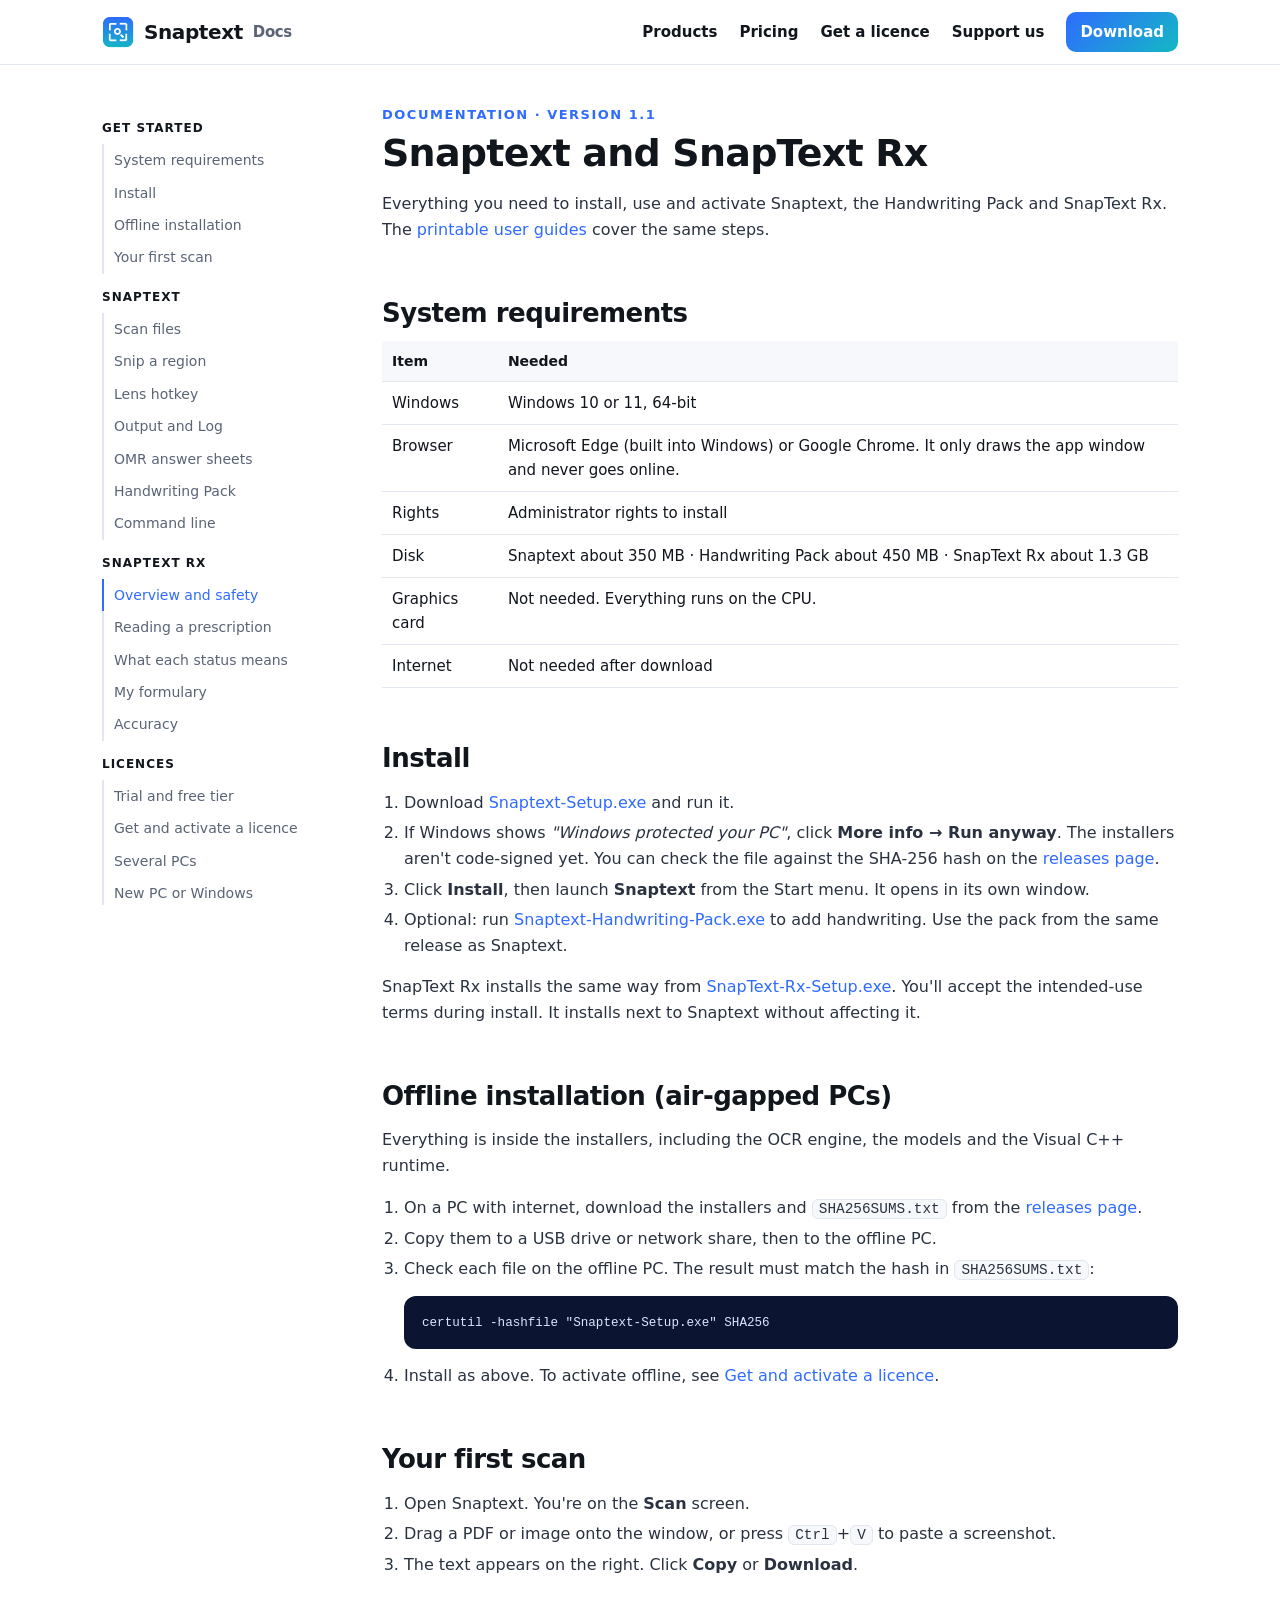
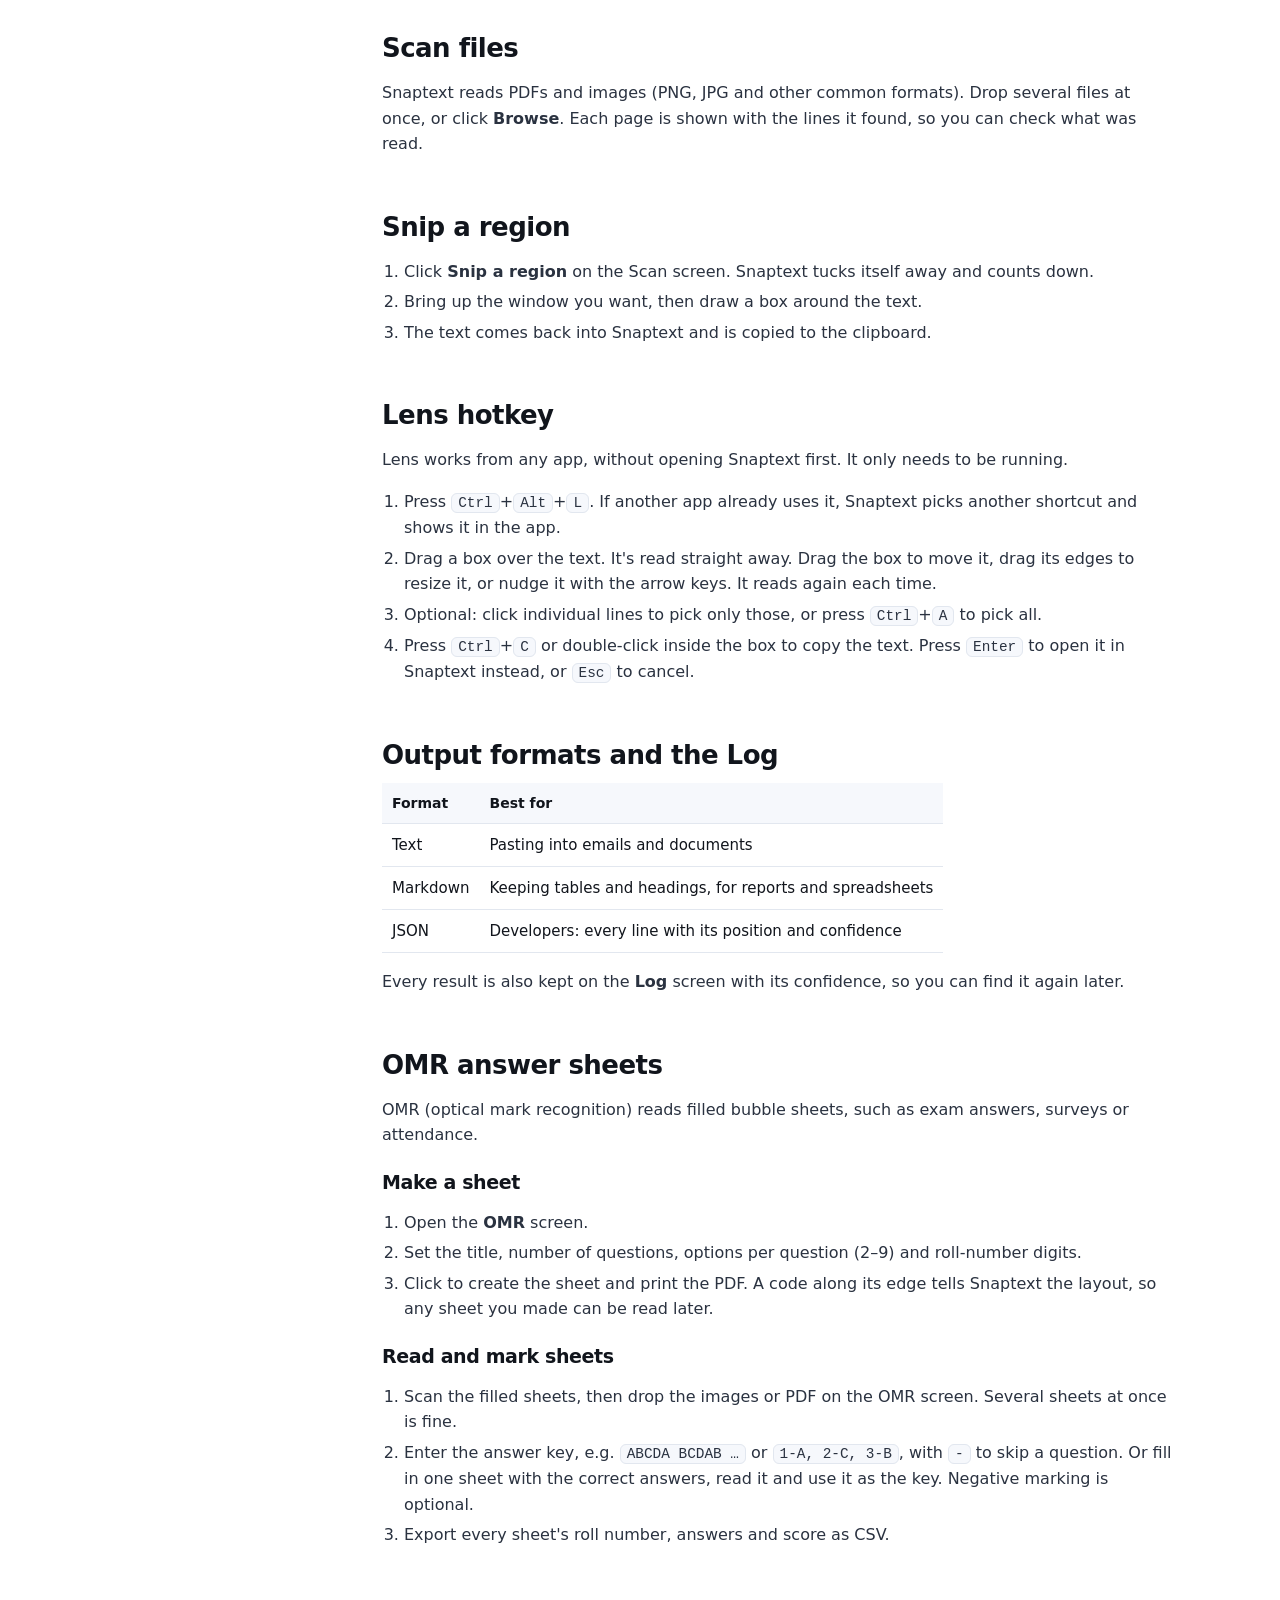
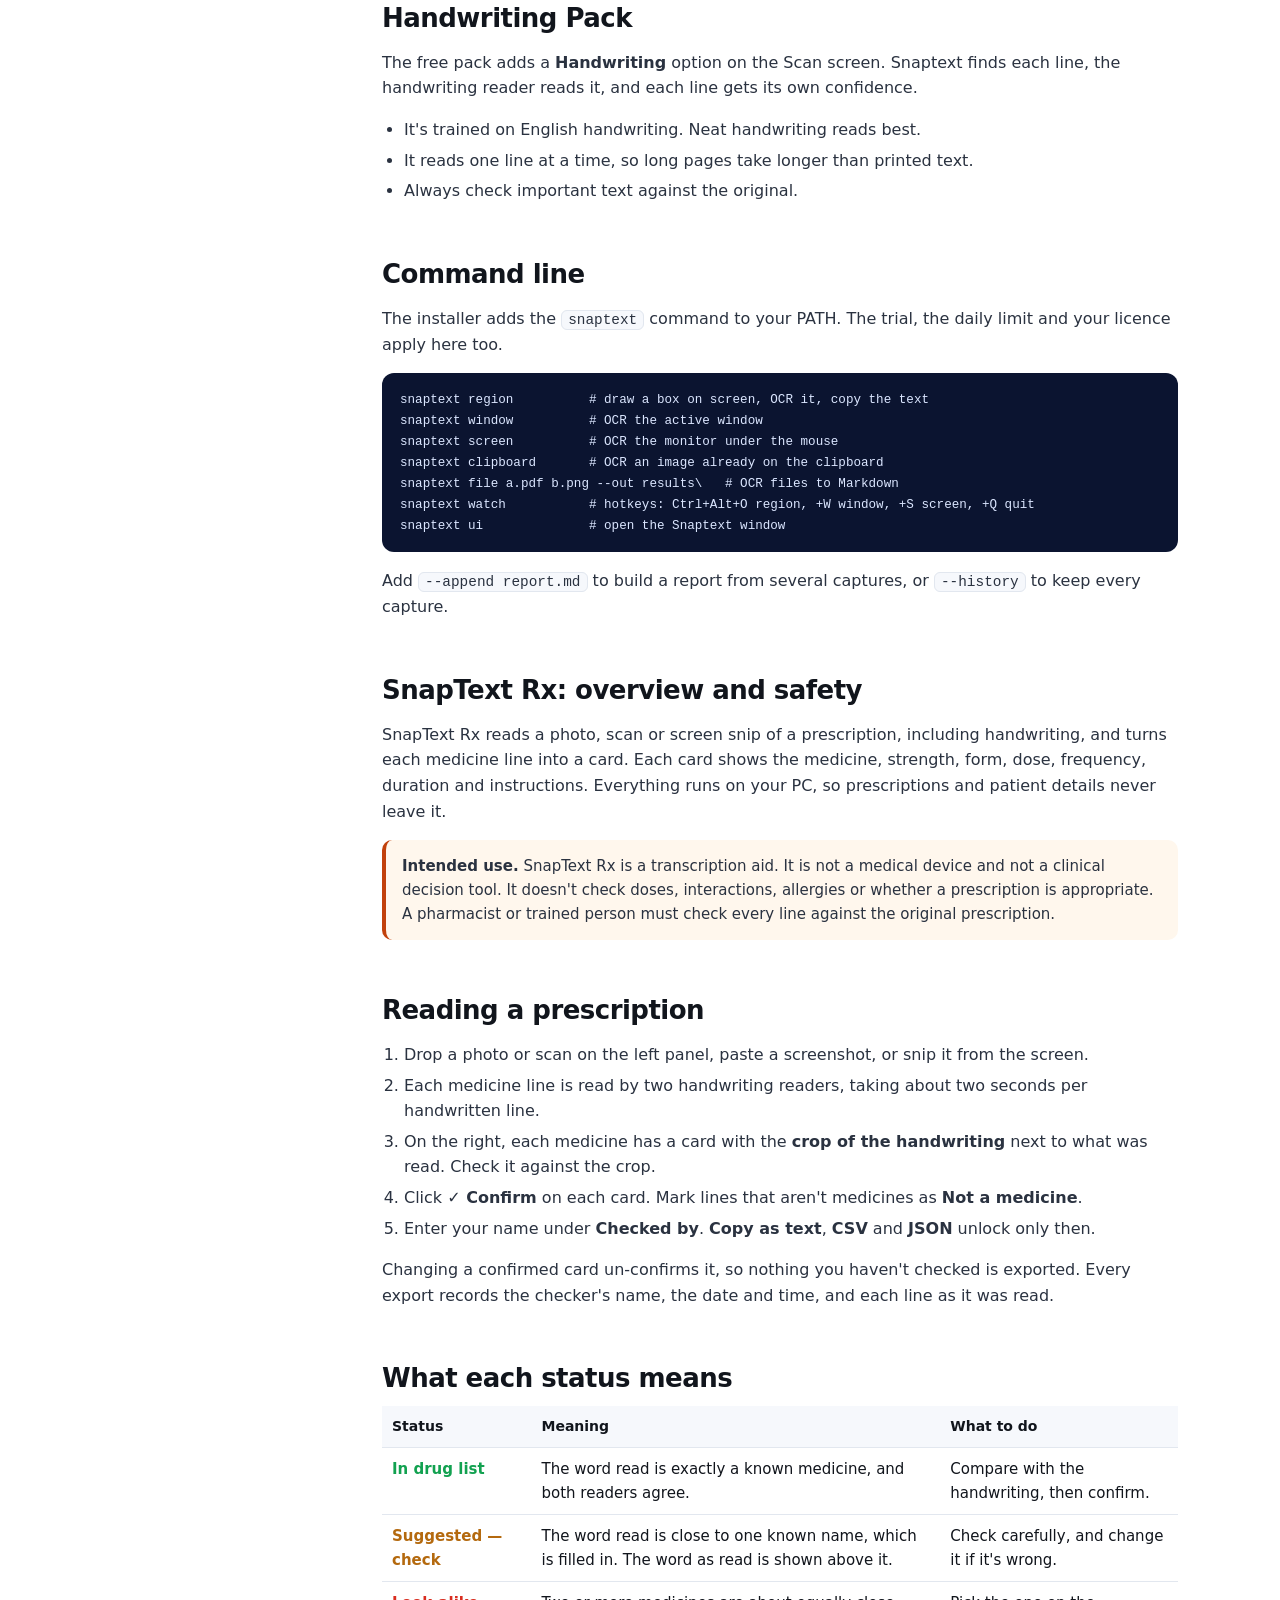
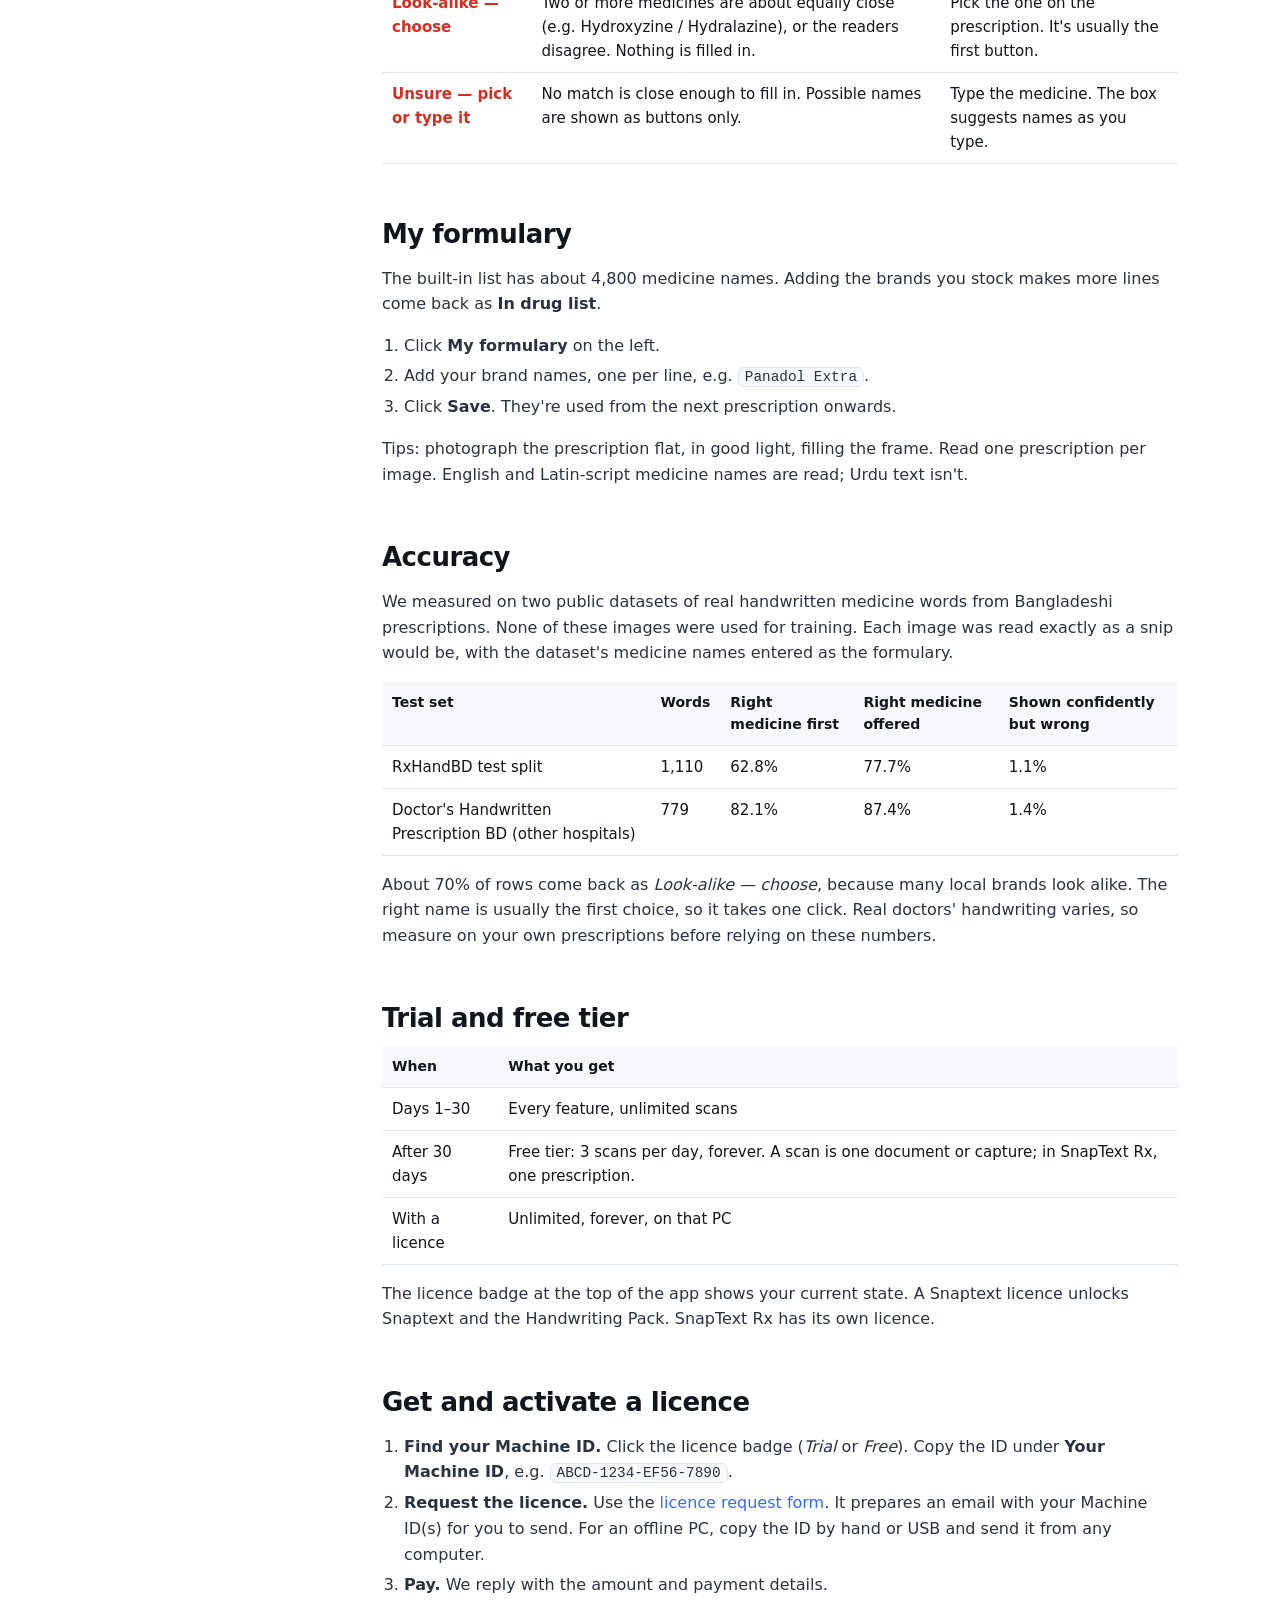
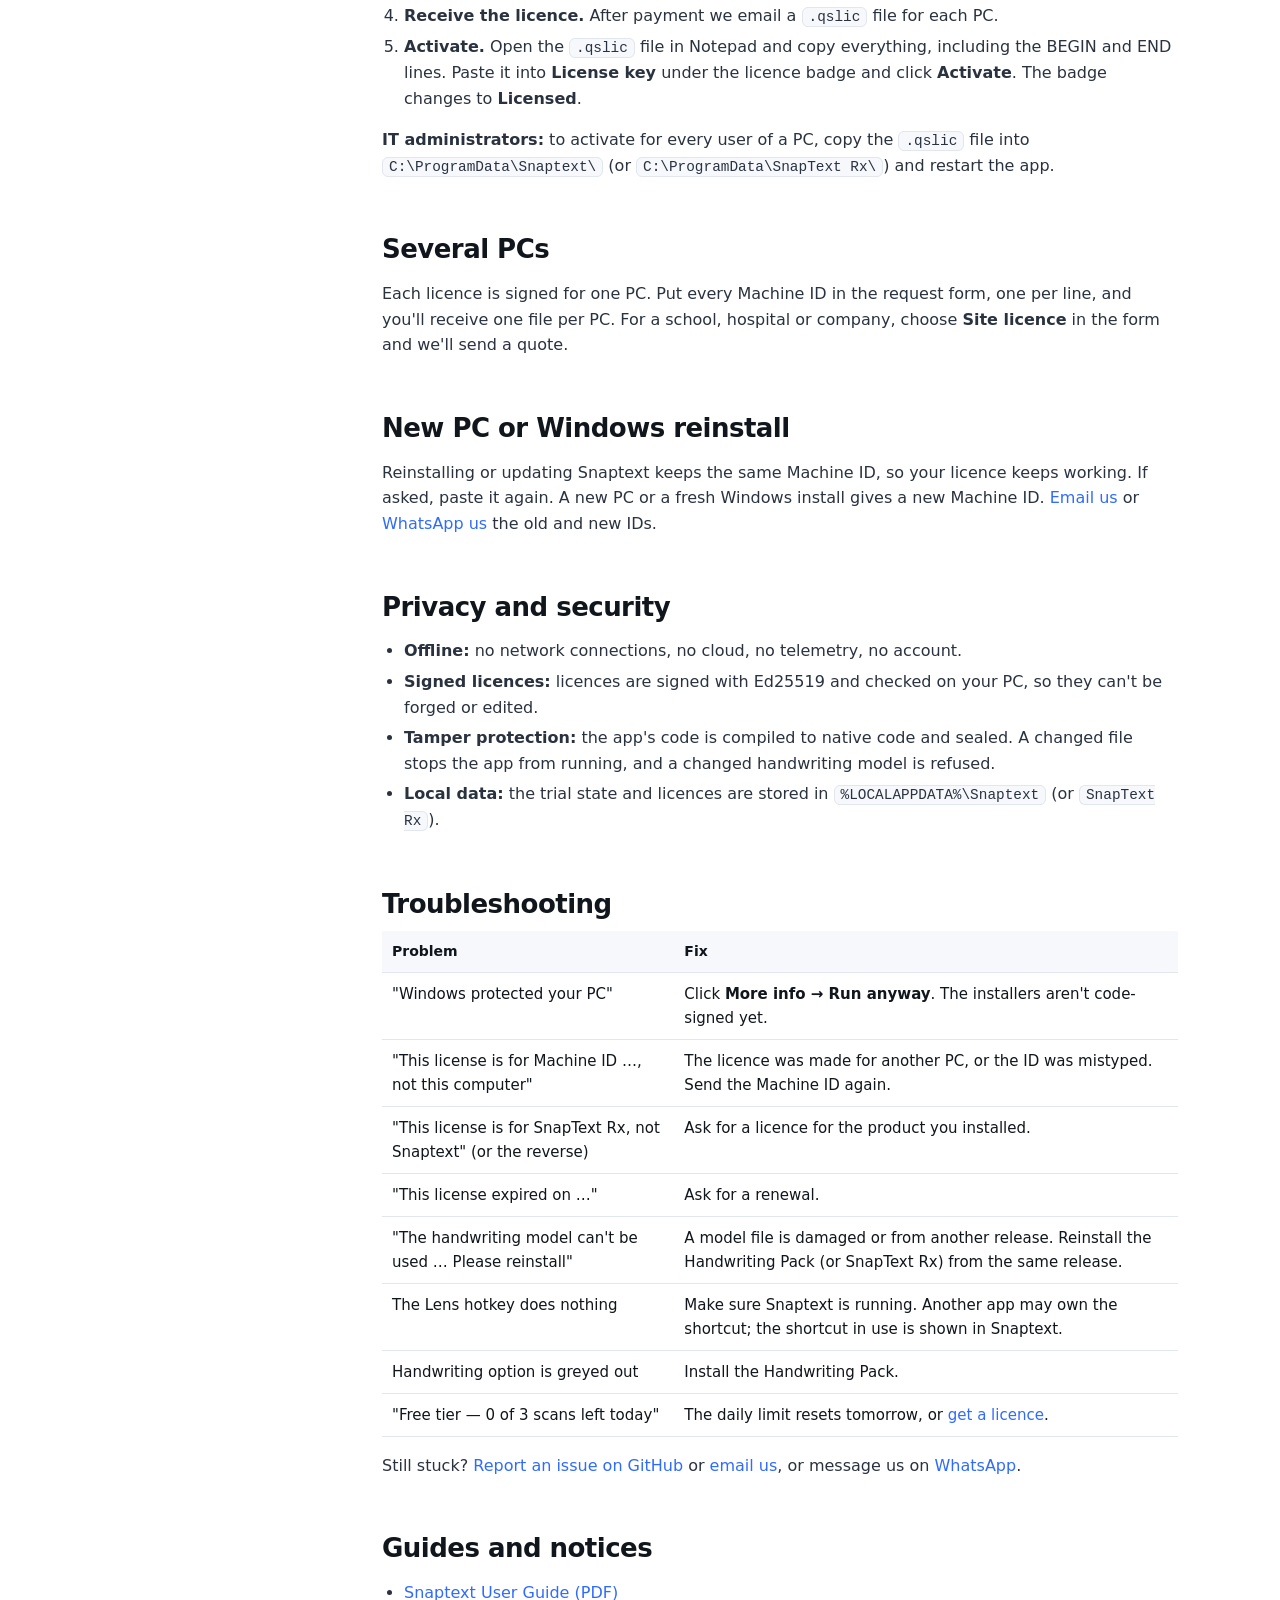
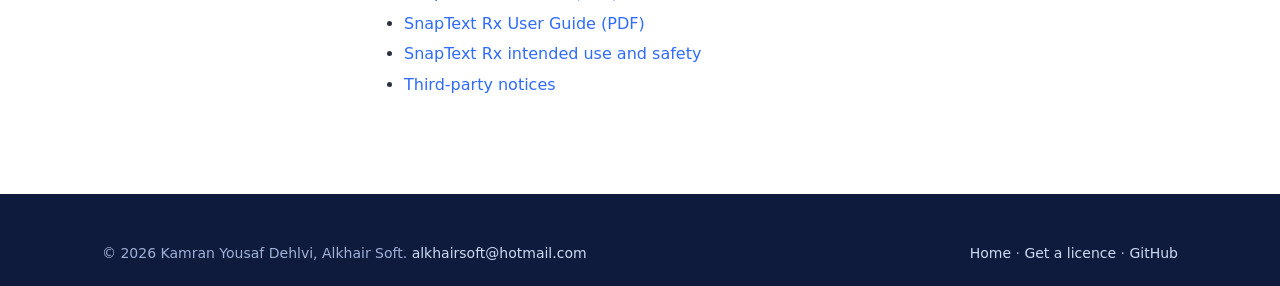
<file: docs.html>
<!doctype html>
<html lang="en">
<head>
<meta charset="utf-8">
<meta name="viewport" content="width=device-width, initial-scale=1">
<title>Snaptext documentation — install, capture, OMR, handwriting, SnapText Rx, licences</title>
<meta name="description" content="How to install and use Snaptext and SnapText Rx: screen capture, Lens, OMR answer sheets, handwriting, the snaptext command, offline installation and licence activation.">
<link rel="canonical" href="https://kamidehlvi1.github.io/snaptext/docs.html">
<meta property="og:title" content="Snaptext documentation">
<meta property="og:description" content="Install, capture, OMR, handwriting, SnapText Rx and licences, step by step.">
<meta property="og:image" content="https://kamidehlvi1.github.io/snaptext/assets/shots/scan.jpg">
<meta property="og:type" content="article">
<meta name="twitter:card" content="summary_large_image">
<meta name="robots" content="index, follow, max-image-preview:large">
<meta name="theme-color" content="#0f1b3d">
<link rel="icon" href="assets/snaptext.png">
<script type="application/ld+json">
{
 "@context": "https://schema.org",
 "@type": "TechArticle",
 "headline": "Snaptext documentation",
 "inLanguage": "en",
 "about": {
  "@type": "SoftwareApplication",
  "name": "Snaptext",
  "operatingSystem": "Windows 10, Windows 11"
 },
 "author": {
  "@type": "Person",
  "name": "Kamran Yousaf Dehlvi"
 },
 "publisher": {
  "@type": "Organization",
  "name": "Alkhair Soft"
 },
 "dateModified": "2026-11-05",
 "mainEntityOfPage": "https://kamidehlvi1.github.io/snaptext/docs.html",
 "hasPart": [
  {
   "@type": "WebPageElement",
   "name": "System requirements",
   "url": "https://kamidehlvi1.github.io/snaptext/docs.html#requirements"
  },
  {
   "@type": "WebPageElement",
   "name": "Install",
   "url": "https://kamidehlvi1.github.io/snaptext/docs.html#install"
  },
  {
   "@type": "WebPageElement",
   "name": "Offline installation (air-gapped PCs)",
   "url": "https://kamidehlvi1.github.io/snaptext/docs.html#offline"
  },
  {
   "@type": "WebPageElement",
   "name": "Your first scan",
   "url": "https://kamidehlvi1.github.io/snaptext/docs.html#first-scan"
  },
  {
   "@type": "WebPageElement",
   "name": "Scan files",
   "url": "https://kamidehlvi1.github.io/snaptext/docs.html#scan"
  },
  {
   "@type": "WebPageElement",
   "name": "Snip a region",
   "url": "https://kamidehlvi1.github.io/snaptext/docs.html#snip"
  },
  {
   "@type": "WebPageElement",
   "name": "Lens hotkey",
   "url": "https://kamidehlvi1.github.io/snaptext/docs.html#lens"
  },
  {
   "@type": "WebPageElement",
   "name": "Output formats and the Log",
   "url": "https://kamidehlvi1.github.io/snaptext/docs.html#formats"
  },
  {
   "@type": "WebPageElement",
   "name": "OMR answer sheets",
   "url": "https://kamidehlvi1.github.io/snaptext/docs.html#omr"
  },
  {
   "@type": "WebPageElement",
   "name": "Handwriting Pack",
   "url": "https://kamidehlvi1.github.io/snaptext/docs.html#handwriting"
  },
  {
   "@type": "WebPageElement",
   "name": "Command line",
   "url": "https://kamidehlvi1.github.io/snaptext/docs.html#cli"
  },
  {
   "@type": "WebPageElement",
   "name": "SnapText Rx: overview and safety",
   "url": "https://kamidehlvi1.github.io/snaptext/docs.html#rx"
  },
  {
   "@type": "WebPageElement",
   "name": "Reading a prescription",
   "url": "https://kamidehlvi1.github.io/snaptext/docs.html#rx-read"
  },
  {
   "@type": "WebPageElement",
   "name": "What each status means",
   "url": "https://kamidehlvi1.github.io/snaptext/docs.html#rx-status"
  },
  {
   "@type": "WebPageElement",
   "name": "My formulary",
   "url": "https://kamidehlvi1.github.io/snaptext/docs.html#rx-formulary"
  },
  {
   "@type": "WebPageElement",
   "name": "Accuracy",
   "url": "https://kamidehlvi1.github.io/snaptext/docs.html#rx-accuracy"
  },
  {
   "@type": "WebPageElement",
   "name": "Trial and free tier",
   "url": "https://kamidehlvi1.github.io/snaptext/docs.html#trial"
  },
  {
   "@type": "WebPageElement",
   "name": "Get and activate a licence",
   "url": "https://kamidehlvi1.github.io/snaptext/docs.html#activate"
  },
  {
   "@type": "WebPageElement",
   "name": "Several PCs",
   "url": "https://kamidehlvi1.github.io/snaptext/docs.html#site"
  },
  {
   "@type": "WebPageElement",
   "name": "New PC or Windows reinstall",
   "url": "https://kamidehlvi1.github.io/snaptext/docs.html#moving"
  },
  {
   "@type": "WebPageElement",
   "name": "Privacy and security",
   "url": "https://kamidehlvi1.github.io/snaptext/docs.html#privacy"
  },
  {
   "@type": "WebPageElement",
   "name": "Troubleshooting",
   "url": "https://kamidehlvi1.github.io/snaptext/docs.html#troubleshooting"
  },
  {
   "@type": "WebPageElement",
   "name": "Guides and notices",
   "url": "https://kamidehlvi1.github.io/snaptext/docs.html#downloads"
  }
 ]
}
</script>
<link rel="stylesheet" href="assets/site.css?v=1.4.0">
<script src="assets/site.js?v=1.4.0" defer></script>
</head>
<body>

<nav class="top">
  <div class="wrap">
    <a class="brand" href="index.html"><img src="assets/snaptext.png" alt="">Snaptext <span class="muted" style="font-weight:600;font-size:15px">Docs</span></a>
    <button class="menu" aria-expanded="false" aria-label="Menu">Menu</button>
    <div class="links">
      <a href="index.html#products">Products</a>
      <a href="index.html#pricing">Pricing</a>
      <a href="index.html#licence">Get a licence</a>
      <a href="index.html#support">Support us</a>
      <a class="cta" href="index.html#download">Download</a>
    </div>
  </div>
</nav>

<div class="wrap docs">
  <aside class="toc" aria-label="Contents">
    <div class="grp">Get started</div>
    <a href="#requirements">System requirements</a>
    <a href="#install">Install</a>
    <a href="#offline">Offline installation</a>
    <a href="#first-scan">Your first scan</a>
    <div class="grp">Snaptext</div>
    <a href="#scan">Scan files</a>
    <a href="#snip">Snip a region</a>
    <a href="#lens">Lens hotkey</a>
    <a href="#formats">Output and Log</a>
    <a href="#omr">OMR answer sheets</a>
    <a href="#handwriting">Handwriting Pack</a>
    <a href="#cli">Command line</a>
    <div class="grp">SnapText Rx</div>
    <a href="#rx">Overview and safety</a>
    <a href="#rx-read">Reading a prescription</a>
    <a href="#rx-status">What each status means</a>
    <a href="#rx-formulary">My formulary</a>
    <a href="#rx-accuracy">Accuracy</a>
    <div class="grp">Licences</div>
    <a href="#trial">Trial and free tier</a>
    <a href="#activate">Get and activate a licence</a>
    <a href="#site">Several PCs</a>
    <a href="#moving">New PC or Windows</a>
    <div class="grp">More</div>
    <a href="#privacy">Privacy and security</a>
    <a href="#troubleshooting">Troubleshooting</a>
    <a href="#downloads">Guides and notices</a>
  </aside>

  <main class="doc">
    <div class="eyebrow">Documentation · version 1.1</div>
    <h1>Snaptext and SnapText Rx</h1>
    <p>Everything you need to install, use and activate Snaptext, the Handwriting Pack and SnapText Rx. The <a href="#downloads">printable user guides</a> cover the same steps.</p>

    <!-- ======================= GET STARTED ======================= -->
    <h2 id="requirements">System requirements</h2>
    <table>
      <tr><th>Item</th><th>Needed</th></tr>
      <tr><td>Windows</td><td>Windows 10 or 11, 64-bit</td></tr>
      <tr><td>Browser</td><td>Microsoft Edge (built into Windows) or Google Chrome. It only draws the app window and never goes online.</td></tr>
      <tr><td>Rights</td><td>Administrator rights to install</td></tr>
      <tr><td>Disk</td><td>Snaptext about 350 MB · Handwriting Pack about 450 MB · SnapText Rx about 1.3 GB</td></tr>
      <tr><td>Graphics card</td><td>Not needed. Everything runs on the CPU.</td></tr>
      <tr><td>Internet</td><td>Not needed after download</td></tr>
    </table>

    <h2 id="install">Install</h2>
    <ol>
      <li>Download <a data-dl="Snaptext-Setup.exe" href="#">Snaptext-Setup.exe</a> and run it.</li>
      <li>If Windows shows <i>"Windows protected your PC"</i>, click <b>More info → Run anyway</b>. The installers aren't code-signed yet. You can check the file against the SHA-256 hash on the <a data-gh="releases" href="#">releases page</a>.</li>
      <li>Click <b>Install</b>, then launch <b>Snaptext</b> from the Start menu. It opens in its own window.</li>
      <li>Optional: run <a data-dl="Snaptext-Handwriting-Pack.exe" href="#">Snaptext-Handwriting-Pack.exe</a> to add handwriting. Use the pack from the same release as Snaptext.</li>
    </ol>
    <p>SnapText Rx installs the same way from <a data-dl="SnapText-Rx-Setup.exe" href="#">SnapText-Rx-Setup.exe</a>. You'll accept the intended-use terms during install. It installs next to Snaptext without affecting it.</p>

    <h2 id="offline">Offline installation (air-gapped PCs)</h2>
    <p>Everything is inside the installers, including the OCR engine, the models and the Visual C++ runtime.</p>
    <ol>
      <li>On a PC with internet, download the installers and <code>SHA256SUMS.txt</code> from the <a data-gh="releases" href="#">releases page</a>.</li>
      <li>Copy them to a USB drive or network share, then to the offline PC.</li>
      <li>Check each file on the offline PC. The result must match the hash in <code>SHA256SUMS.txt</code>:
        <pre><code>certutil -hashfile "Snaptext-Setup.exe" SHA256</code></pre></li>
      <li>Install as above. To activate offline, see <a href="#activate">Get and activate a licence</a>.</li>
    </ol>

    <h2 id="first-scan">Your first scan</h2>
    <ol>
      <li>Open Snaptext. You're on the <b>Scan</b> screen.</li>
      <li>Drag a PDF or image onto the window, or press <kbd>Ctrl</kbd>+<kbd>V</kbd> to paste a screenshot.</li>
      <li>The text appears on the right. Click <b>Copy</b> or <b>Download</b>.</li>
    </ol>

    <!-- ======================= SNAPTEXT ======================= -->
    <h2 id="scan">Scan files</h2>
    <p>Snaptext reads PDFs and images (PNG, JPG and other common formats). Drop several files at once, or click <b>Browse</b>. Each page is shown with the lines it found, so you can check what was read.</p>

    <h2 id="snip">Snip a region</h2>
    <ol>
      <li>Click <b>Snip a region</b> on the Scan screen. Snaptext tucks itself away and counts down.</li>
      <li>Bring up the window you want, then draw a box around the text.</li>
      <li>The text comes back into Snaptext and is copied to the clipboard.</li>
    </ol>

    <h2 id="lens">Lens hotkey</h2>
    <p>Lens works from any app, without opening Snaptext first. It only needs to be running.</p>
    <ol>
      <li>Press <kbd>Ctrl</kbd>+<kbd>Alt</kbd>+<kbd>L</kbd>. If another app already uses it, Snaptext picks another shortcut and shows it in the app.</li>
      <li>Drag a box over the text. It's read straight away. Drag the box to move it, drag its edges to resize it, or nudge it with the arrow keys. It reads again each time.</li>
      <li>Optional: click individual lines to pick only those, or press <kbd>Ctrl</kbd>+<kbd>A</kbd> to pick all.</li>
      <li>Press <kbd>Ctrl</kbd>+<kbd>C</kbd> or double-click inside the box to copy the text. Press <kbd>Enter</kbd> to open it in Snaptext instead, or <kbd>Esc</kbd> to cancel.</li>
    </ol>

    <h2 id="formats">Output formats and the Log</h2>
    <table>
      <tr><th>Format</th><th>Best for</th></tr>
      <tr><td>Text</td><td>Pasting into emails and documents</td></tr>
      <tr><td>Markdown</td><td>Keeping tables and headings, for reports and spreadsheets</td></tr>
      <tr><td>JSON</td><td>Developers: every line with its position and confidence</td></tr>
    </table>
    <p>Every result is also kept on the <b>Log</b> screen with its confidence, so you can find it again later.</p>

    <h2 id="omr">OMR answer sheets</h2>
    <p>OMR (optical mark recognition) reads filled bubble sheets, such as exam answers, surveys or attendance.</p>
    <h3>Make a sheet</h3>
    <ol>
      <li>Open the <b>OMR</b> screen.</li>
      <li>Set the title, number of questions, options per question (2–9) and roll-number digits.</li>
      <li>Click to create the sheet and print the PDF. A code along its edge tells Snaptext the layout, so any sheet you made can be read later.</li>
    </ol>
    <h3>Read and mark sheets</h3>
    <ol>
      <li>Scan the filled sheets, then drop the images or PDF on the OMR screen. Several sheets at once is fine.</li>
      <li>Enter the answer key, e.g. <code>ABCDA BCDAB …</code> or <code>1-A, 2-C, 3-B</code>, with <code>-</code> to skip a question. Or fill in one sheet with the correct answers, read it and use it as the key. Negative marking is optional.</li>
      <li>Export every sheet's roll number, answers and score as CSV.</li>
    </ol>

    <h2 id="handwriting">Handwriting Pack</h2>
    <p>The free pack adds a <b>Handwriting</b> option on the Scan screen. Snaptext finds each line, the handwriting reader reads it, and each line gets its own confidence.</p>
    <ul>
      <li>It's trained on English handwriting. Neat handwriting reads best.</li>
      <li>It reads one line at a time, so long pages take longer than printed text.</li>
      <li>Always check important text against the original.</li>
    </ul>

    <h2 id="cli">Command line</h2>
    <p>The installer adds the <code>snaptext</code> command to your PATH. The trial, the daily limit and your licence apply here too.</p>
<pre><code>snaptext region          # draw a box on screen, OCR it, copy the text
snaptext window          # OCR the active window
snaptext screen          # OCR the monitor under the mouse
snaptext clipboard       # OCR an image already on the clipboard
snaptext file a.pdf b.png --out results\   # OCR files to Markdown
snaptext watch           # hotkeys: Ctrl+Alt+O region, +W window, +S screen, +Q quit
snaptext ui              # open the Snaptext window</code></pre>
    <p>Add <code>--append report.md</code> to build a report from several captures, or <code>--history</code> to keep every capture.</p>

    <!-- ======================= RX ======================= -->
    <h2 id="rx">SnapText Rx: overview and safety</h2>
    <p>SnapText Rx reads a photo, scan or screen snip of a prescription, including handwriting, and turns each medicine line into a card. Each card shows the medicine, strength, form, dose, frequency, duration and instructions. Everything runs on your PC, so prescriptions and patient details never leave it.</p>
    <p class="notice"><b>Intended use.</b> SnapText Rx is a transcription aid. It is not a medical device and not a clinical decision tool. It doesn't check doses, interactions, allergies or whether a prescription is appropriate. A pharmacist or trained person must check every line against the original prescription.</p>

    <h2 id="rx-read">Reading a prescription</h2>
    <ol>
      <li>Drop a photo or scan on the left panel, paste a screenshot, or snip it from the screen.</li>
      <li>Each medicine line is read by two handwriting readers, taking about two seconds per handwritten line.</li>
      <li>On the right, each medicine has a card with the <b>crop of the handwriting</b> next to what was read. Check it against the crop.</li>
      <li>Click <b>✓ Confirm</b> on each card. Mark lines that aren't medicines as <b>Not a medicine</b>.</li>
      <li>Enter your name under <b>Checked by</b>. <b>Copy as text</b>, <b>CSV</b> and <b>JSON</b> unlock only then.</li>
    </ol>
    <p>Changing a confirmed card un-confirms it, so nothing you haven't checked is exported. Every export records the checker's name, the date and time, and each line as it was read.</p>

    <h2 id="rx-status">What each status means</h2>
    <table>
      <tr><th>Status</th><th>Meaning</th><th>What to do</th></tr>
      <tr><td><b style="color:#12a150">In drug list</b></td><td>The word read is exactly a known medicine, and both readers agree.</td><td>Compare with the handwriting, then confirm.</td></tr>
      <tr><td><b style="color:#b4690e">Suggested — check</b></td><td>The word read is close to one known name, which is filled in. The word as read is shown above it.</td><td>Check carefully, and change it if it's wrong.</td></tr>
      <tr><td><b style="color:#d92d20">Look-alike — choose</b></td><td>Two or more medicines are about equally close (e.g. Hydroxyzine / Hydralazine), or the readers disagree. Nothing is filled in.</td><td>Pick the one on the prescription. It's usually the first button.</td></tr>
      <tr><td><b style="color:#d92d20">Unsure — pick or type it</b></td><td>No match is close enough to fill in. Possible names are shown as buttons only.</td><td>Type the medicine. The box suggests names as you type.</td></tr>
    </table>

    <h2 id="rx-formulary">My formulary</h2>
    <p>The built-in list has about 4,800 medicine names. Adding the brands you stock makes more lines come back as <b>In drug list</b>.</p>
    <ol>
      <li>Click <b>My formulary</b> on the left.</li>
      <li>Add your brand names, one per line, e.g. <code>Panadol Extra</code>.</li>
      <li>Click <b>Save</b>. They're used from the next prescription onwards.</li>
    </ol>
    <p>Tips: photograph the prescription flat, in good light, filling the frame. Read one prescription per image. English and Latin-script medicine names are read; Urdu text isn't.</p>

    <h2 id="rx-accuracy">Accuracy</h2>
    <p>We measured on two public datasets of real handwritten medicine words from Bangladeshi prescriptions. None of these images were used for training. Each image was read exactly as a snip would be, with the dataset's medicine names entered as the formulary.</p>
    <table>
      <tr><th>Test set</th><th>Words</th><th>Right medicine first</th><th>Right medicine offered</th><th>Shown confidently but wrong</th></tr>
      <tr><td>RxHandBD test split</td><td>1,110</td><td>62.8%</td><td>77.7%</td><td>1.1%</td></tr>
      <tr><td>Doctor's Handwritten Prescription BD (other hospitals)</td><td>779</td><td>82.1%</td><td>87.4%</td><td>1.4%</td></tr>
    </table>
    <p>About 70% of rows come back as <i>Look-alike — choose</i>, because many local brands look alike. The right name is usually the first choice, so it takes one click. Real doctors' handwriting varies, so measure on your own prescriptions before relying on these numbers.</p>

    <!-- ======================= LICENCES ======================= -->
    <h2 id="trial">Trial and free tier</h2>
    <table>
      <tr><th>When</th><th>What you get</th></tr>
      <tr><td>Days 1–30</td><td>Every feature, unlimited scans</td></tr>
      <tr><td>After 30 days</td><td>Free tier: 3 scans per day, forever. A scan is one document or capture; in SnapText Rx, one prescription.</td></tr>
      <tr><td>With a licence</td><td>Unlimited, forever, on that PC</td></tr>
    </table>
    <p>The licence badge at the top of the app shows your current state. A Snaptext licence unlocks Snaptext and the Handwriting Pack. SnapText Rx has its own licence.</p>

    <h2 id="activate">Get and activate a licence</h2>
    <ol>
      <li><b>Find your Machine ID.</b> Click the licence badge (<i>Trial</i> or <i>Free</i>). Copy the ID under <b>Your Machine ID</b>, e.g. <code>ABCD-1234-EF56-7890</code>.</li>
      <li><b>Request the licence.</b> Use the <a href="index.html#licence">licence request form</a>. It prepares an email with your Machine ID(s) for you to send. For an offline PC, copy the ID by hand or USB and send it from any computer.</li>
      <li><b>Pay.</b> We reply with the amount and payment details.</li>
      <li><b>Receive the licence.</b> After payment we email a <code>.qslic</code> file for each PC.</li>
      <li><b>Activate.</b> Open the <code>.qslic</code> file in Notepad and copy everything, including the BEGIN and END lines. Paste it into <b>License key</b> under the licence badge and click <b>Activate</b>. The badge changes to <b>Licensed</b>.</li>
    </ol>
    <p><b>IT administrators:</b> to activate for every user of a PC, copy the <code>.qslic</code> file into <code>C:\ProgramData\Snaptext\</code> (or <code>C:\ProgramData\SnapText Rx\</code>) and restart the app.</p>

    <h2 id="site">Several PCs</h2>
    <p>Each licence is signed for one PC. Put every Machine ID in the request form, one per line, and you'll receive one file per PC. For a school, hospital or company, choose <b>Site licence</b> in the form and we'll send a quote.</p>

    <h2 id="moving">New PC or Windows reinstall</h2>
    <p>Reinstalling or updating Snaptext keeps the same Machine ID, so your licence keeps working. If asked, paste it again. A new PC or a fresh Windows install gives a new Machine ID. <a data-mail="Snaptext licence transfer" href="#">Email us</a> or <a data-wa="Snaptext licence transfer. Old Machine ID: , new Machine ID: " href="#">WhatsApp us</a> the old and new IDs.</p>

    <!-- ======================= MORE ======================= -->
    <h2 id="privacy">Privacy and security</h2>
    <ul>
      <li><b>Offline:</b> no network connections, no cloud, no telemetry, no account.</li>
      <li><b>Signed licences:</b> licences are signed with Ed25519 and checked on your PC, so they can't be forged or edited.</li>
      <li><b>Tamper protection:</b> the app's code is compiled to native code and sealed. A changed file stops the app from running, and a changed handwriting model is refused.</li>
      <li><b>Local data:</b> the trial state and licences are stored in <code>%LOCALAPPDATA%\Snaptext</code> (or <code>SnapText Rx</code>).</li>
    </ul>

    <h2 id="troubleshooting">Troubleshooting</h2>
    <table>
      <tr><th>Problem</th><th>Fix</th></tr>
      <tr><td>"Windows protected your PC"</td><td>Click <b>More info → Run anyway</b>. The installers aren't code-signed yet.</td></tr>
      <tr><td>"This license is for Machine ID …, not this computer"</td><td>The licence was made for another PC, or the ID was mistyped. Send the Machine ID again.</td></tr>
      <tr><td>"This license is for SnapText Rx, not Snaptext" (or the reverse)</td><td>Ask for a licence for the product you installed.</td></tr>
      <tr><td>"This license expired on …"</td><td>Ask for a renewal.</td></tr>
      <tr><td>"The handwriting model can't be used … Please reinstall"</td><td>A model file is damaged or from another release. Reinstall the Handwriting Pack (or SnapText Rx) from the same release.</td></tr>
      <tr><td>The Lens hotkey does nothing</td><td>Make sure Snaptext is running. Another app may own the shortcut; the shortcut in use is shown in Snaptext.</td></tr>
      <tr><td>Handwriting option is greyed out</td><td>Install the Handwriting Pack.</td></tr>
      <tr><td>"Free tier — 0 of 3 scans left today"</td><td>The daily limit resets tomorrow, or <a href="index.html#licence">get a licence</a>.</td></tr>
    </table>
    <p>Still stuck? <a data-gh="issues" href="#">Report an issue on GitHub</a> or <a data-mail="Snaptext help" href="#">email us</a>, or message us on <a data-wa="Hello, I need help with Snaptext." href="#">WhatsApp</a>.</p>

    <h2 id="downloads">Guides and notices</h2>
    <ul>
      <li><a href="downloads/Snaptext-User-Guide.pdf">Snaptext User Guide (PDF)</a></li>
      <li><a href="downloads/SnapText-Rx-User-Guide.pdf">SnapText Rx User Guide (PDF)</a></li>
      <li><a href="downloads/SnapText-Rx-Intended-Use-and-Safety.txt">SnapText Rx intended use and safety</a></li>
      <li><a href="downloads/THIRD-PARTY-NOTICES.txt">Third-party notices</a></li>
    </ul>
  </main>
</div>

<footer>
  <div class="wrap">
    <div class="legal" style="border:0;margin:0;padding:0">
      <span>© <span class="yr"></span> Kamran Yousaf Dehlvi, Alkhair Soft. <a data-mail="Snaptext" href="#" style="display:inline"></a></span>
      <span><a href="index.html" style="display:inline">Home</a> · <a href="index.html#licence" style="display:inline">Get a licence</a> · <a data-gh="profile" href="#" style="display:inline">GitHub</a></span>
      <span class="site-stats-note" hidden>This website counts visits without cookies: the page, the country and the site that sent you. No names, no ads, no tracking across sites. The Snaptext app itself sends nothing.</span>
    </div>
  </div>
</footer>
</body>
</html>
</file>
<file: assets/site.css>
/* Snaptext website — shared styles for index.html and docs.html */
:root{
  --brand:#2f6bff; --brand2:#14b8c4; --rx:#0f9d76; --navy:#0f1b3d; --ink:#11151c; --muted:#5a6475;
  --line:#e2e7ef; --bg:#ffffff; --soft:#eef3fe; --soft2:#f6f8fc; --good:#12a150; --bad:#c2410c;
  --grad:linear-gradient(135deg,#2f6bff 0%,#14b8c4 100%);
  --gradrx:linear-gradient(135deg,#0f9d76 0%,#14b8c4 100%);
  --shadow:0 1px 2px rgba(16,24,40,.06),0 24px 48px -24px rgba(16,24,40,.28);
  --mono:ui-monospace,"Cascadia Code",Consolas,monospace;
}
*{box-sizing:border-box}
html{scroll-behavior:smooth}
body{margin:0;background:var(--bg);color:var(--ink);font:16px/1.6 "Inter","Segoe UI",system-ui,sans-serif;-webkit-font-smoothing:antialiased;overflow-x:hidden}
a{color:var(--brand);text-decoration:none}
a:hover{text-decoration:underline}
img{max-width:100%}
code,kbd{font-family:var(--mono);font-size:.9em;background:var(--soft2);border:1px solid var(--line);border-radius:6px;padding:1px 6px}
pre{font-family:var(--mono);font-size:14px;background:#0b1430;color:#dbe6ff;border-radius:12px;padding:16px 18px;overflow-x:auto;line-height:1.5}
pre code{background:none;border:0;padding:0;color:inherit}
.wrap{max-width:1120px;margin:0 auto;padding:0 16px}
@media(min-width:720px){.wrap{padding:0 22px}}
h1,h2,h3{line-height:1.15;letter-spacing:-.02em;margin:0}
section{padding:80px 0}
@media(max-width:720px){section{padding:56px 0}}
.eyebrow{font-size:13px;font-weight:800;letter-spacing:1.5px;text-transform:uppercase;color:var(--brand)}
.eyebrow.rx{color:var(--rx)}
.muted{color:var(--muted)}
.center{text-align:center}

/* buttons */
.btn{display:inline-flex;align-items:center;justify-content:center;gap:8px;border-radius:12px;padding:12px 20px;font-weight:700;font-size:15px;cursor:pointer;border:1px solid transparent;transition:.15s;font-family:inherit;text-decoration:none!important;line-height:1.2}
.btn.primary{background:var(--grad);color:#fff;box-shadow:0 10px 24px -10px rgba(47,107,255,.6)}
.btn.primary:hover{filter:brightness(1.06)}
.btn.rx{background:var(--gradrx);color:#fff;box-shadow:0 10px 24px -10px rgba(15,157,118,.55)}
.btn.ghost{background:rgba(255,255,255,.08);color:#fff;border-color:rgba(255,255,255,.35)}
.btn.ghost:hover{background:rgba(255,255,255,.16)}
.btn.line{background:#fff;color:var(--ink);border-color:var(--line)}
.btn.line:hover{border-color:var(--brand);color:var(--brand)}
.btn.dark{background:var(--ink);color:#fff}
.btn.wa{background:#25d366;color:#fff;border-color:#25d366}
.btn.wa:hover{background:#1ebe5b}
.btn.small{padding:8px 14px;font-size:14px;border-radius:10px}
.btn svg{width:18px;height:18px;flex:none}
.btn[aria-disabled="true"]{opacity:.5;pointer-events:none}

/* nav */
nav.top{position:sticky;top:0;z-index:50;background:rgba(255,255,255,.9);backdrop-filter:blur(10px);border-bottom:1px solid var(--line)}
nav.top .wrap{display:flex;align-items:center;gap:18px;height:64px}
.brand{display:flex;align-items:center;gap:10px;font-weight:800;font-size:20px;letter-spacing:-.4px;color:var(--ink)!important;text-decoration:none!important}
.brand img{width:32px;height:32px;border-radius:9px}
nav.top .links{margin-left:auto;display:flex;align-items:center;gap:22px}
nav.top .links a{color:var(--ink);font-weight:600;font-size:15px}
nav.top .links a.cta{color:#fff;background:var(--grad);padding:8px 14px;border-radius:10px;text-decoration:none}
nav.top .menu{display:none;margin-left:auto;background:none;border:1px solid var(--line);border-radius:10px;padding:7px 10px;font:inherit;font-weight:700;cursor:pointer;color:var(--ink)}
@media(max-width:860px){
  nav.top .menu{display:block}
  nav.top .links{display:none;position:absolute;top:64px;left:0;right:0;background:#fff;border-bottom:1px solid var(--line);flex-direction:column;align-items:stretch;gap:0;padding:8px 16px 16px}
  nav.top .links a{padding:10px 0;border-bottom:1px solid var(--soft2)}
  nav.top .links a.cta{text-align:center;margin-top:10px;border:0}
  nav.top.open .links{display:flex}
}

/* hero */
.hero{background:radial-gradient(1200px 500px at 70% -10%,#1b3a7a 0%,var(--navy) 60%);color:#fff;padding:64px 0 84px;overflow:hidden}
.hero .wrap{display:grid;grid-template-columns:1.05fr .95fr;gap:48px;align-items:center}
.hero h1{font-size:50px;font-weight:800;margin:14px 0 18px}
.hero p.lead{font-size:19px;color:#cdd9f3;margin:0 0 26px;max-width:540px}
.hero .cta-row{display:flex;gap:12px;flex-wrap:wrap}
.hero .chips{display:flex;gap:16px;flex-wrap:wrap;margin-top:24px;color:#9fb0d8;font-size:14px}
.hero .chips span{display:inline-flex;align-items:center;gap:7px}
.hero .chips svg{width:16px;height:16px;color:var(--brand2)}
.hero .eyebrow{color:#7fb2ff}
.device{background:#0b1430;border:1px solid rgba(255,255,255,.12);border-radius:16px;padding:10px;box-shadow:var(--shadow)}
.device .bar{display:flex;gap:6px;padding:6px 8px 10px}
.device .bar i{width:11px;height:11px;border-radius:50%;background:#44507a;display:block}
.device img{width:100%;border-radius:9px;display:block}
.device video{width:100%;height:auto;aspect-ratio:16/9;border-radius:9px;display:block;background:#0b1430}
.device-cap{font-size:12.5px;color:#8ea0c8;text-align:center;padding:9px 4px 2px}
.hero .wrap{grid-template-columns:.88fr 1.12fr}
.device .bar span{margin-left:auto;font-size:12px;color:#8ea0c8;letter-spacing:.2px}
.vwrap{position:relative}
.sound{position:absolute;left:14px;bottom:14px;display:inline-flex;align-items:center;gap:8px;border:0;cursor:pointer;
  font-family:inherit;font-size:14px;font-weight:600;line-height:1;color:#fff;background:rgba(10,16,32,.82);padding:11px 16px 11px 13px;border-radius:999px;
  box-shadow:0 6px 18px rgba(0,0,0,.35);backdrop-filter:blur(6px)}
.sound:hover{background:var(--brand)}
.sound svg{width:16px;height:16px}
.shots{display:grid;grid-template-columns:1fr 1fr;gap:22px}
.shots figure{margin:0;background:var(--card,#fff);border:1px solid var(--line);border-radius:14px;overflow:hidden}
.shots img{width:100%;height:auto;display:block;border-bottom:1px solid var(--line)}
.shots figcaption{padding:12px 16px 14px;font-size:15px;color:var(--muted)}
.shots figcaption b{color:var(--ink,inherit)}
@media(max-width:760px){.shots{grid-template-columns:1fr}}
@media(max-width:900px){.hero .wrap{grid-template-columns:1fr;gap:34px}.hero h1{font-size:36px}.hero p.lead{font-size:17px}}

/* section heads */
.head{text-align:center;max-width:740px;margin:0 auto 48px}
.head h2{font-size:36px;font-weight:800;margin:12px 0 10px}
.head p{color:var(--muted);font-size:18px;margin:0}
@media(max-width:720px){.head h2{font-size:28px}.head p{font-size:16px}}

/* cards */
.grid3{display:grid;grid-template-columns:repeat(3,1fr);gap:20px}
.grid2{display:grid;grid-template-columns:repeat(2,1fr);gap:20px}
@media(max-width:900px){.grid3{grid-template-columns:1fr 1fr}}
@media(max-width:640px){.grid3,.grid2{grid-template-columns:1fr}}
.card{background:#fff;border:1px solid var(--line);border-radius:16px;padding:24px;box-shadow:var(--shadow)}
.ic{width:46px;height:46px;border-radius:12px;display:grid;place-items:center;background:var(--soft);color:var(--brand);margin-bottom:14px}
.ic.rx{background:#e6f6f1;color:var(--rx)}
.ic svg{width:24px;height:24px}
.card h3{font-size:19px;margin:0 0 7px}
.card p{color:var(--muted);font-size:15px;margin:0}
.tag{display:inline-block;font-size:12px;font-weight:800;letter-spacing:.5px;text-transform:uppercase;border-radius:99px;padding:3px 10px;background:var(--soft);color:var(--brand)}
.tag.new{background:#fff4e5;color:#b45309}
.tag.rx{background:#e6f6f1;color:var(--rx)}

/* products */
.products{display:grid;grid-template-columns:repeat(3,1fr);gap:20px;align-items:stretch}
@media(max-width:900px){.products{grid-template-columns:1fr}}
.product{display:flex;flex-direction:column;gap:12px;border-radius:18px;padding:28px;border:1px solid var(--line);background:#fff;box-shadow:var(--shadow)}
.product.main{border:2px solid var(--brand)}
.product.rxp{border:2px solid var(--rx)}
.product h3{font-size:22px}
.product ul{margin:0;padding:0 0 0 20px;color:var(--muted);font-size:15px}
.product ul li{margin:4px 0}
.product .foot{margin-top:auto;display:flex;flex-direction:column;gap:8px}
.product .meta{font-size:13px;color:var(--muted)}

/* split */
.split{display:grid;grid-template-columns:1fr 1fr;gap:48px;align-items:center}
@media(max-width:900px){.split{grid-template-columns:1fr;gap:28px}}
.split h2{font-size:32px;font-weight:800;margin:10px 0 14px}
.split p{color:var(--muted);font-size:17px}
.panel{background:var(--navy);border-radius:18px;padding:26px;color:#fff;box-shadow:var(--shadow)}
.panel.rx{background:linear-gradient(160deg,#0b3b33,#0f1b3d)}
.steps{list-style:none;margin:16px 0 0;padding:0;display:flex;flex-direction:column;gap:14px}
.steps li{display:flex;gap:14px;align-items:flex-start}
.steps .n{flex:none;width:30px;height:30px;border-radius:50%;background:var(--brand2);color:#fff;display:grid;place-items:center;font-weight:800;font-size:14px}
.soft{background:var(--soft2)}

/* stats */
.stats{display:grid;grid-template-columns:repeat(3,1fr);gap:14px;margin:20px 0}
@media(max-width:640px){.stats{grid-template-columns:1fr}}
.stat{background:#fff;border:1px solid var(--line);border-radius:14px;padding:16px}
.stat b{display:block;font-size:28px;letter-spacing:-.02em}
.stat span{font-size:14px;color:var(--muted)}
.notice{border-left:4px solid var(--bad);background:#fff7ed;border-radius:10px;padding:14px 16px;font-size:15px;color:#7c2d12}
.notice.info{border-color:var(--brand);background:var(--soft);color:#1e3a8a}

/* privacy band */
.band{background:linear-gradient(135deg,#0c1430,#143a5a);color:#fff;text-align:center}
.band h2{font-size:34px;font-weight:800}
.band p{color:#bcd0f0;font-size:18px;max-width:640px;margin:14px auto 0}
.band .row{display:flex;gap:12px;justify-content:center;flex-wrap:wrap;margin-top:24px}
.pill{border:1px solid rgba(255,255,255,.3);border-radius:99px;padding:8px 16px;font-weight:600;font-size:14px}

/* licensing timeline */
.timeline{display:grid;grid-template-columns:repeat(3,1fr);gap:0;border:1px solid var(--line);border-radius:18px;overflow:hidden;background:#fff;box-shadow:var(--shadow)}
.timeline > div{padding:24px;border-right:1px solid var(--line)}
.timeline > div:last-child{border-right:0}
.timeline .when{font-size:13px;font-weight:800;text-transform:uppercase;letter-spacing:1px;color:var(--muted)}
.timeline h3{font-size:22px;margin:6px 0 6px}
.timeline p{margin:0;color:var(--muted);font-size:15px}
.timeline .bar{height:6px;border-radius:99px;margin:12px 0 0}
@media(max-width:760px){.timeline{grid-template-columns:1fr}.timeline > div{border-right:0;border-bottom:1px solid var(--line)}}

/* pricing */
.price{display:grid;grid-template-columns:repeat(4,1fr);gap:18px;align-items:stretch}
@media(max-width:1000px){.price{grid-template-columns:1fr 1fr}}
@media(max-width:600px){.price{grid-template-columns:1fr}}
.tier{background:#fff;border:1px solid var(--line);border-radius:18px;padding:24px;display:flex;flex-direction:column;box-shadow:var(--shadow)}
.tier.featured{border:2px solid var(--brand)}
.tier.rxt{border:2px solid var(--rx)}
.tier h3{font-size:18px}
.tier .amt{font-size:36px;font-weight:800;letter-spacing:-.03em;margin:8px 0 2px}
.tier .amt small{font-size:15px;font-weight:600;color:var(--muted)}
.tier ul{list-style:none;padding:0;margin:14px 0 20px;display:flex;flex-direction:column;gap:7px;font-size:15px}
.tier ul li::before{content:"✓";color:var(--good);font-weight:800;margin-right:8px}
.tier .btn{margin-top:auto}

/* licence request form */
.lic{display:grid;grid-template-columns:.9fr 1.1fr;gap:28px;align-items:start}
@media(max-width:900px){.lic{grid-template-columns:1fr}}
form.req{display:grid;gap:14px}
.field{display:grid;gap:6px}
.field label{font-weight:700;font-size:14px}
.field .hint{font-size:13px;color:var(--muted)}
.row2{display:grid;grid-template-columns:1fr 1fr;gap:14px}
@media(max-width:560px){.row2{grid-template-columns:1fr}}
input,select,textarea{font:inherit;font-size:15px;color:var(--ink);background:#fff;border:1px solid #cfd6e3;border-radius:10px;padding:10px 12px;width:100%}
textarea{resize:vertical;min-height:90px;font-family:var(--mono)}
input:focus,select:focus,textarea:focus{outline:2px solid rgba(47,107,255,.35);border-color:var(--brand)}
.seg{display:flex;gap:8px;flex-wrap:wrap}
.seg label{flex:1;min-width:140px;display:flex;gap:10px;align-items:flex-start;border:1px solid #cfd6e3;border-radius:12px;padding:12px;cursor:pointer;font-weight:600}
.seg label small{display:block;font-weight:500;color:var(--muted);font-size:13px}
.seg input{width:auto;margin-top:4px}
.seg label:has(input:checked){border-color:var(--brand);background:var(--soft)}
.ids{display:flex;flex-wrap:wrap;gap:6px;min-height:8px}
.ids span{font-family:var(--mono);font-size:13px;border-radius:8px;padding:2px 8px}
.ids .ok{background:#e7f6ec;color:#0f6b34}
.ids .no{background:#fdecec;color:#a11d1d}
.quote{border:1px dashed #b9c4d8;border-radius:12px;padding:14px 16px;background:var(--soft2);font-size:15px}
.quote b{font-size:20px}
.out{display:none;border:1px solid var(--line);border-radius:14px;padding:18px;background:#fff;box-shadow:var(--shadow)}
.out.on{display:block}
.out pre{white-space:pre-wrap;max-height:300px;overflow:auto;margin:10px 0}
.out .actions{display:flex;gap:8px;flex-wrap:wrap}
.err{color:#a11d1d;font-size:14px;font-weight:600;min-height:1em}
.ok-msg{color:var(--good);font-weight:700}
.howid{counter-reset:s}
.howid li{list-style:none;position:relative;padding-left:40px;margin:0 0 14px}
.howid li::before{counter-increment:s;content:counter(s);position:absolute;left:0;top:0;width:28px;height:28px;border-radius:50%;background:var(--grad);color:#fff;display:grid;place-items:center;font-weight:800;font-size:14px}
.howid{padding:0;margin:14px 0 0}
.mid{font-family:var(--mono);background:#0b1430;color:#7fe0ea;border-radius:10px;padding:10px 14px;display:inline-block;letter-spacing:1px;font-size:17px}

/* donate */
.donate{display:grid;grid-template-columns:1.1fr .9fr;gap:28px;align-items:center}
@media(max-width:900px){.donate{grid-template-columns:1fr}}
.dbtns{display:flex;flex-wrap:wrap;gap:10px;margin-top:18px}
.dbtns .btn{min-width:180px}

/* faq */
.faq{max-width:820px;margin:0 auto}
details{border:1px solid var(--line);border-radius:14px;padding:4px 18px;margin-bottom:10px;background:#fff}
summary{cursor:pointer;font-weight:700;padding:12px 0;list-style:none;display:flex;justify-content:space-between;gap:12px}
summary::after{content:"+";font-weight:800;color:var(--brand)}
details[open] summary::after{content:"–"}
details p{margin:0 0 14px;color:var(--muted)}

/* about */
.about{display:grid;grid-template-columns:auto 1fr;gap:26px;align-items:center;max-width:860px;margin:0 auto}
@media(max-width:640px){.about{grid-template-columns:1fr;text-align:center}}
.avatar{width:110px;height:110px;border-radius:50%;background:var(--grad);display:grid;place-items:center;color:#fff;font-weight:800;font-size:38px;margin:0 auto;overflow:hidden}
.avatar{position:relative}
.avatar img{position:absolute;inset:0;width:100%;height:100%;object-fit:cover}
.about h3{font-size:24px}
.about .links{display:flex;gap:10px;flex-wrap:wrap;margin-top:12px}
@media(max-width:640px){.about .links{justify-content:center}}

/* footer */
footer{background:var(--navy);color:#9fb0d8;padding:48px 0 30px;font-size:14px}
footer .cols{display:grid;grid-template-columns:2fr 1fr 1fr 1fr;gap:26px}
@media(max-width:760px){footer .cols{grid-template-columns:1fr 1fr}}
footer h4{color:#fff;margin:0 0 10px;font-size:15px}
footer a{color:#cdd9f3;display:block;margin:4px 0}
footer .legal{border-top:1px solid rgba(255,255,255,.1);margin-top:30px;padding-top:18px;display:flex;justify-content:space-between;gap:12px;flex-wrap:wrap}

/* docs page */
.docs{display:grid;grid-template-columns:240px 1fr;gap:40px;padding-top:40px;padding-bottom:80px}
@media(max-width:900px){.docs{grid-template-columns:1fr;gap:20px}}
.toc{position:sticky;top:84px;align-self:start;max-height:calc(100vh - 100px);overflow:auto;font-size:14px}
.toc a{display:block;color:var(--muted);padding:5px 10px;border-left:2px solid var(--line)}
.toc a:hover,.toc a.on{color:var(--brand);border-left-color:var(--brand);text-decoration:none}
.toc .grp{font-weight:800;color:var(--ink);font-size:12px;text-transform:uppercase;letter-spacing:1px;margin:14px 0 6px}
@media(max-width:900px){.toc{position:static;max-height:none;display:flex;flex-wrap:wrap;gap:6px}.toc a{border:1px solid var(--line);border-radius:99px;padding:4px 10px}.toc .grp{width:100%}}
.doc{min-width:0}
.doc h1{font-size:38px;font-weight:800;margin:6px 0 10px}
.doc h2{font-size:26px;font-weight:800;margin:44px 0 12px;padding-top:12px;scroll-margin-top:80px}
.doc h3{font-size:19px;margin:24px 0 8px}
.doc p,.doc li{color:#2a3240}
.doc table{width:100%;border-collapse:collapse;font-size:15px;margin:12px 0;display:block;overflow-x:auto}
.doc th,.doc td{text-align:left;border-bottom:1px solid var(--line);padding:9px 10px;vertical-align:top}
.doc th{background:var(--soft2);font-size:14px}
.doc ol,.doc ul{padding-left:22px}
.doc li{margin:5px 0}

/* toast */
.toast{position:fixed;left:50%;bottom:24px;transform:translateX(-50%) translateY(20px);background:var(--ink);color:#fff;padding:10px 18px;border-radius:12px;font-weight:600;opacity:0;transition:.2s;z-index:99;pointer-events:none;max-width:calc(100% - 32px)}
.toast.on{opacity:1;transform:translateX(-50%) translateY(0)}

/* reveal on scroll */
.rv{opacity:0;transform:translateY(16px);transition:opacity .5s ease,transform .5s ease}
.rv.in{opacity:1;transform:none}
@media(prefers-reduced-motion:reduce){.rv{opacity:1;transform:none;transition:none}html{scroll-behavior:auto}}
.site-stats-note{flex-basis:100%;font-size:12.5px;opacity:.8}
.site-stats-note[hidden]{display:none}
</file>
